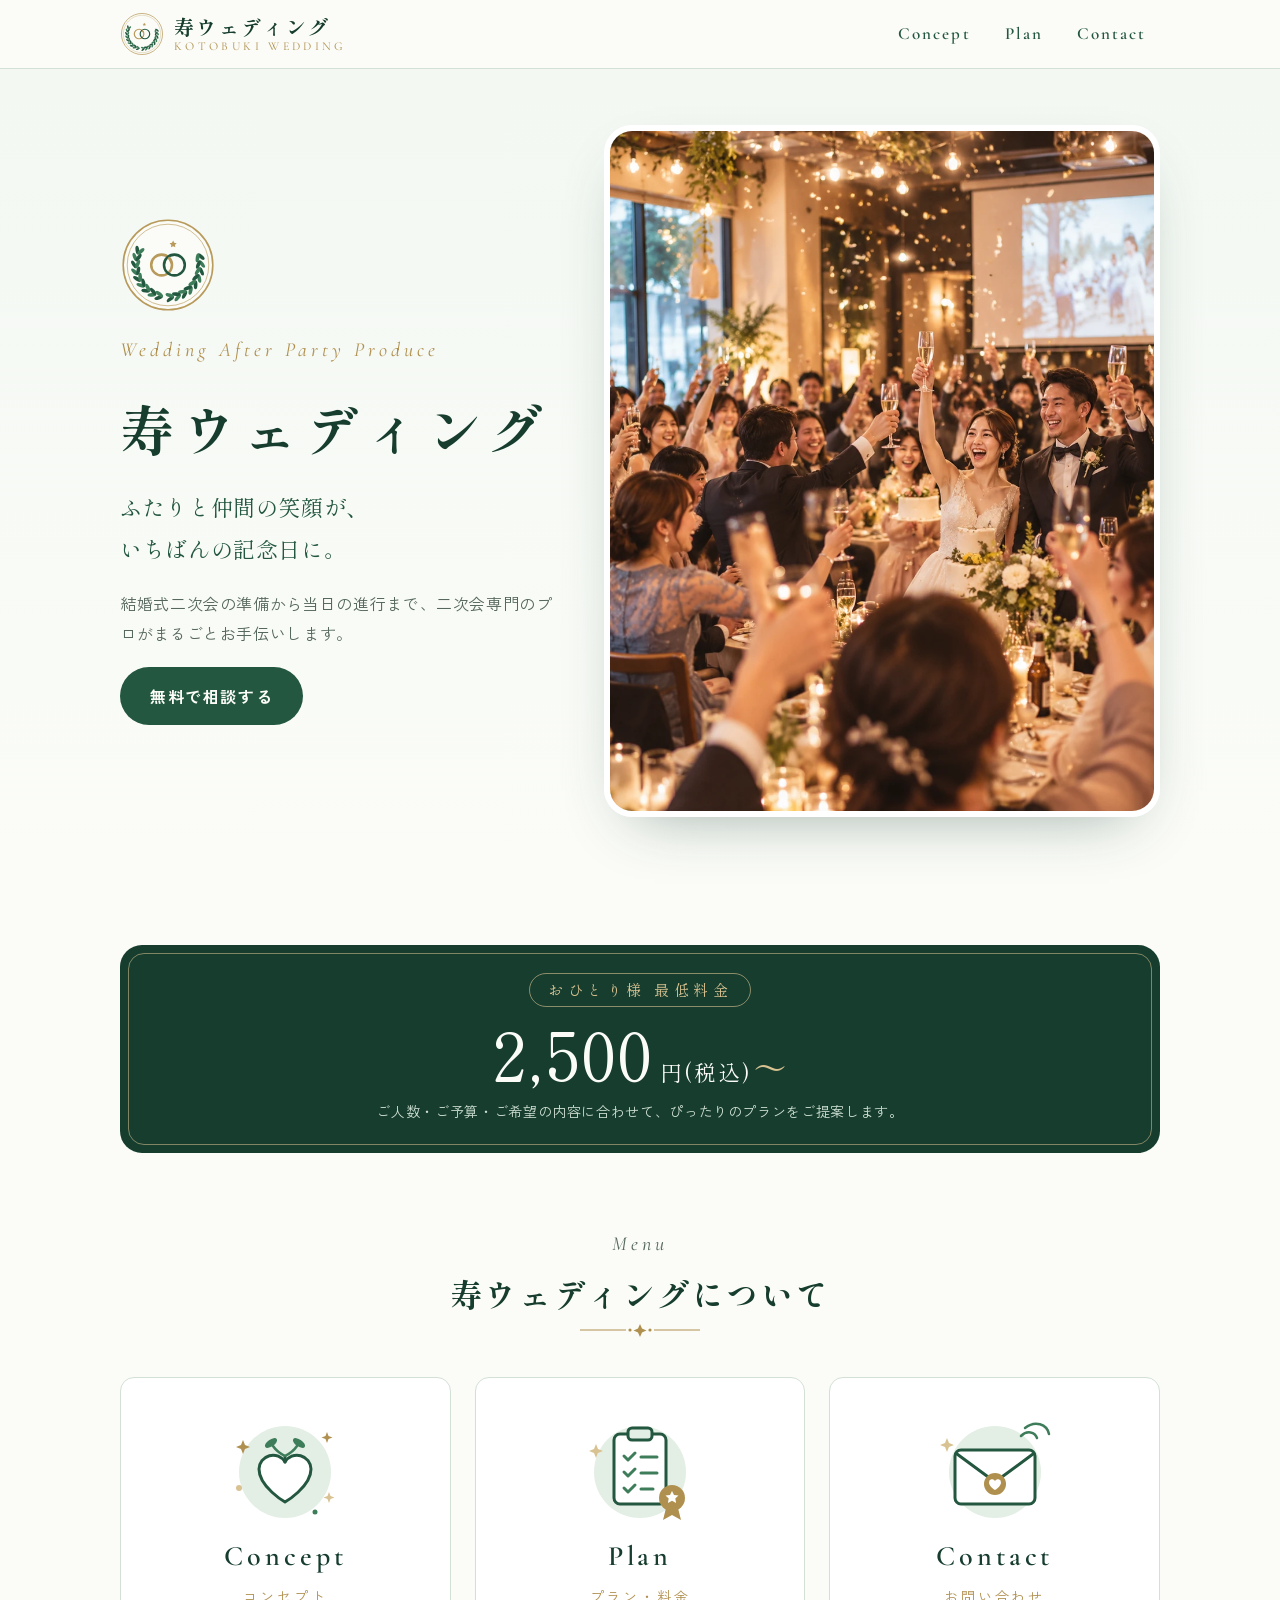
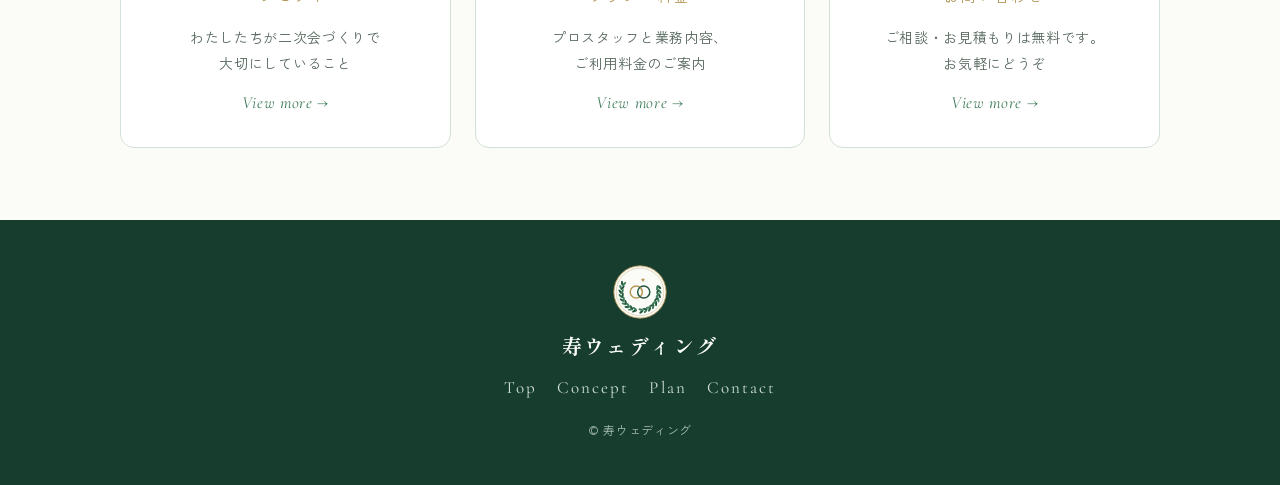
<file: index.html>
<!doctype html>
<html lang="ja">
<head>
<meta charset="utf-8">
<meta name="viewport" content="width=device-width, initial-scale=1, viewport-fit=cover">
<title>寿ウェディング</title>
<meta name="description" content="結婚式二次会の代行・プロデュースなら寿ウェディング。プロ司会者・ディレクターが会場手配から当日の進行までまるごとサポート。おひとり様あたり最低料金2,500円(税込)〜。">
<link rel="icon" href="images/logo.svg" type="image/svg+xml">
<link rel="preconnect" href="https://fonts.googleapis.com">
<link rel="preconnect" href="https://fonts.gstatic.com" crossorigin>
<link rel="stylesheet" href="https://fonts.googleapis.com/css2?family=Cormorant+Garamond:ital,wght@0,500;0,600;1,500&family=Shippori+Mincho+B1:wght@500;700&family=Zen+Kaku+Gothic+New:wght@400;700&display=swap">
<link rel="stylesheet" href="css/style.css">
</head>
<body>

<header class="site-header">
  <div class="wrap">
    <a class="brand" href="index.html" aria-label="寿ウェディング トップへ">
      <img src="images/logo.svg" alt="" width="44" height="44">
      <span class="brand-name"><b>寿ウェディング</b><small>KOTOBUKI WEDDING</small></span>
    </a>
    <nav class="nav" aria-label="メインメニュー">
      <a href="concept.html">Concept</a>
      <a href="plan.html">Plan</a>
      <a href="contact.html">Contact</a>
    </nav>
  </div>
</header>

<main>
  <section class="hero">
    <div class="wrap">
      <div class="hero-copy">
        <img class="logo-big rise" src="images/logo.svg" alt="" width="96" height="96">
        <p class="eyebrow rise d1">Wedding After Party Produce</p>
        <h1 class="rise d1">寿ウェディング</h1>
        <p class="tagline rise d2">ふたりと仲間の笑顔が、<br>いちばんの記念日に。</p>
        <p class="lead rise d3">結婚式二次会の準備から当日の進行まで、二次会専門のプロがまるごとお手伝いします。</p>
        <div class="rise d3"><a class="btn" href="contact.html">無料で相談する</a></div>
      </div>
      <figure class="hero-figure rise d2">
        <img src="images/hero.webp" alt="二次会パーティーで新郎新婦とゲストがグラスを掲げて乾杯している様子" width="941" height="1672" fetchpriority="high">
      </figure>
    </div>
  </section>

  <section class="section">
    <div class="wrap">
      <div class="price-pick">
        <span class="label">おひとり様 最低料金</span>
        <p class="amount" style="margin:0">2,500<small>円(税込)</small><span class="from">〜</span></p>
        <p class="note">ご人数・ご予算・ご希望の内容に合わせて、ぴったりのプランをご提案します。</p>
      </div>
    </div>
  </section>

  <section class="section" style="padding-top:0">
    <div class="wrap">
      <div class="section-head">
        <p class="eyebrow">Menu</p>
        <h2>寿ウェディングについて</h2>
        <img class="ornament" src="images/ornament.svg" alt="">
      </div>
      <div class="link-cards">
        <a class="link-card" href="concept.html">
          <img src="images/ill-concept.svg" alt="" width="140" height="120">
          <span class="en">Concept</span>
          <span class="ja">コンセプト</span>
          <p>わたしたちが二次会づくりで<br>大切にしていること</p>
          <span class="more">View more →</span>
        </a>
        <a class="link-card" href="plan.html">
          <img src="images/ill-plan.svg" alt="" width="140" height="120">
          <span class="en">Plan</span>
          <span class="ja">プラン・料金</span>
          <p>プロスタッフと業務内容、<br>ご利用料金のご案内</p>
          <span class="more">View more →</span>
        </a>
        <a class="link-card" href="contact.html">
          <img src="images/ill-contact.svg" alt="" width="140" height="120">
          <span class="en">Contact</span>
          <span class="ja">お問い合わせ</span>
          <p>ご相談・お見積もりは無料です。<br>お気軽にどうぞ</p>
          <span class="more">View more →</span>
        </a>
      </div>
    </div>
  </section>
</main>

<footer class="site-footer">
  <div class="wrap">
    <img src="images/logo.svg" alt="" width="56" height="56">
    <span class="brand-name"><b>寿ウェディング</b></span>
    <nav aria-label="フッターメニュー">
      <a href="index.html">Top</a><a href="concept.html">Concept</a><a href="plan.html">Plan</a><a href="contact.html">Contact</a>
    </nav>
    <small>&copy; 寿ウェディング</small>
  </div>
</footer>

</body>
</html>
</file>
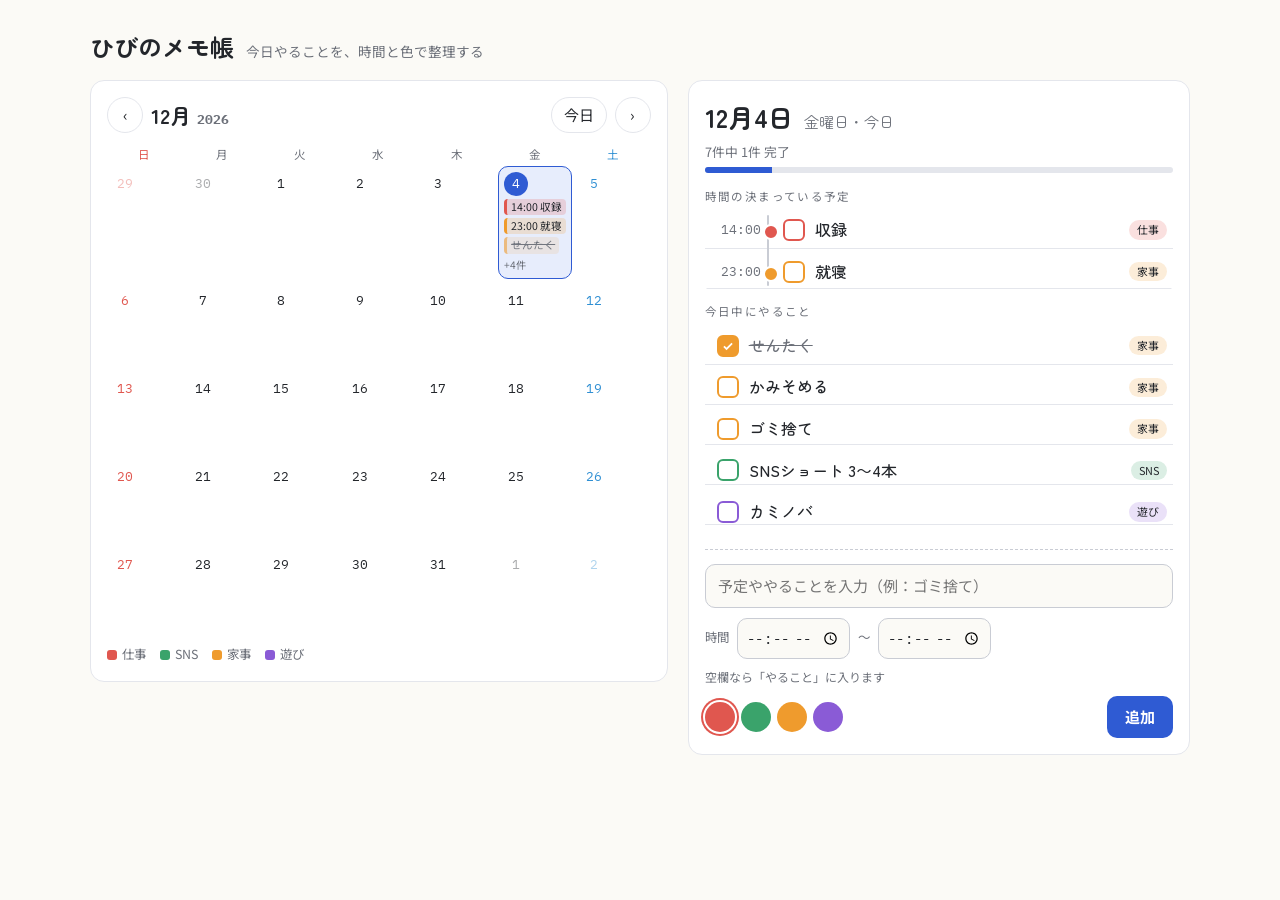
<file: todo/index.html>
<!doctype html><html lang="ja"><head><meta charset="utf-8"><meta name="viewport" content="width=device-width,initial-scale=1,viewport-fit=cover">
<title>ひびのメモ帳</title>
<meta name="claude:viewport-fit-sides" content="cover">
<link rel="preconnect" href="https://fonts.googleapis.com">
<link rel="preconnect" href="https://fonts.gstatic.com" crossorigin>
<link rel="stylesheet" href="https://fonts.googleapis.com/css2?family=Zen+Maru+Gothic:wght@500;700&family=Noto+Sans+JP:wght@400;500;700&family=IBM+Plex+Mono:wght@500&display=swap">
<style>
/* Layout: notebook page — month calendar on the left, the selected day as a ruled-paper timeline on the right; stacks on phones */
:root{
  --paper:#fbfaf6; --sheet:#ffffff; --ink:#23262b; --muted:#6c7079; --rule:#e4e6ec; --line:#c9ccd4;
  --accent:#2f5bd3; --accent-soft:#e7edfc; --today:#2f5bd3;
  --c0:#e0574f; --c1:#ef9b2d; --c2:#3aa36b; --c3:#2f8fd3; --c4:#8a5bd6; --c5:#d4549b; --c6:#7a8088;
  --f-display:"Zen Maru Gothic","Hiragino Maru Gothic ProN",system-ui,sans-serif;
  --f-body:"Noto Sans JP","Hiragino Sans","Yu Gothic",system-ui,sans-serif;
  --f-mono:"IBM Plex Mono",ui-monospace,Menlo,monospace;
}
@media (prefers-color-scheme: dark){:root:not([data-theme="light"]){
  --paper:#16181c; --sheet:#1e2126; --ink:#e9eaee; --muted:#9a9fa9; --rule:#2c3037; --line:#454a53;
  --accent:#7d9cff; --accent-soft:#25304d; --today:#7d9cff;
  --c0:#ef7a72; --c1:#f2b05a; --c2:#5cc08a; --c3:#5aaef0; --c4:#a888ea; --c5:#e57ab4; --c6:#9aa0a8;
  color-scheme:dark}}
:root[data-theme="dark"]{
  --paper:#16181c; --sheet:#1e2126; --ink:#e9eaee; --muted:#9a9fa9; --rule:#2c3037; --line:#454a53;
  --accent:#7d9cff; --accent-soft:#25304d; --today:#7d9cff;
  --c0:#ef7a72; --c1:#f2b05a; --c2:#5cc08a; --c3:#5aaef0; --c4:#a888ea; --c5:#e57ab4; --c6:#9aa0a8;
  color-scheme:dark}

*{box-sizing:border-box}
[hidden]{display:none!important}
body{background:var(--paper);color:var(--ink);font-family:var(--f-body);font-size:15px;line-height:1.6;
  padding-left:max(16px,env(safe-area-inset-left,0px));padding-right:max(16px,env(safe-area-inset-right,0px));padding-block:20px 40px}
button,input,select{font:inherit;color:inherit}
button{cursor:pointer}
:focus-visible{outline:2px solid var(--accent);outline-offset:2px}
.wrap{max-width:1100px;margin:0 auto;display:grid;gap:20px;grid-template-columns:minmax(0,1.15fr) minmax(0,1fr);align-items:start}
@media (max-width:820px){.wrap{grid-template-columns:minmax(0,1fr)}}
h1,h2{font-family:var(--f-display);font-weight:700;margin:0;text-wrap:balance}
.brand{max-width:1100px;margin:0 auto 14px;display:flex;align-items:baseline;gap:12px;flex-wrap:wrap}
.brand h1{font-size:1.5rem}
.brand p{margin:0;color:var(--muted);font-size:.85rem}

.card{background:var(--sheet);border:1px solid var(--rule);border-radius:14px;padding:16px}

/* calendar */
.cal-head{display:flex;align-items:center;gap:8px;margin-bottom:12px}
.cal-head h2{font-size:1.3rem;flex:1}
.cal-head h2 small{font-family:var(--f-mono);color:var(--muted);font-size:.8rem;margin-left:6px}
.iconbtn{border:1px solid var(--rule);background:var(--sheet);border-radius:999px;min-width:36px;height:36px;padding:0 12px;display:inline-flex;align-items:center;justify-content:center}
.iconbtn:hover{background:var(--accent-soft)}
.grid{display:grid;grid-template-columns:repeat(7,minmax(0,1fr));gap:4px}
.dow{font-size:.72rem;text-align:center;color:var(--muted);letter-spacing:.08em;padding-bottom:2px}
.dow.sun{color:var(--c0)} .dow.sat{color:var(--c3)}
.day{min-height:84px;border:1px solid transparent;border-radius:10px;background:transparent;text-align:left;padding:5px;display:flex;flex-direction:column;gap:3px;min-width:0}
.day:hover{background:var(--accent-soft)}
.day.out{opacity:.38}
.day.sel{border-color:var(--accent);background:var(--accent-soft)}
.day .n{font-family:var(--f-mono);font-size:.82rem;width:24px;height:24px;display:grid;place-items:center;border-radius:50%}
.day.sun .n{color:var(--c0)} .day.sat .n{color:var(--c3)}
.day.today .n{background:var(--today);color:var(--sheet)}
.chip{font-size:.66rem;line-height:1.35;border-radius:4px;padding:1px 4px;white-space:nowrap;overflow:hidden;text-overflow:ellipsis;color:var(--ink);background:color-mix(in srgb,var(--cc) 20%,transparent);border-left:3px solid var(--cc)}
.chip.done{text-decoration:line-through;opacity:.6}
.more{font-size:.64rem;color:var(--muted)}
.dots{display:none;gap:3px;flex-wrap:wrap}
.dots i{width:6px;height:6px;border-radius:50%;background:var(--cc)}
@media (max-width:560px){.day{min-height:56px;align-items:center}.chip,.more{display:none}.dots{display:flex;justify-content:center}}

.legend{display:flex;flex-wrap:wrap;gap:6px 14px;margin-top:14px;font-size:.78rem;color:var(--muted)}
.legend span{display:inline-flex;align-items:center;gap:5px}
.legend i{width:10px;height:10px;border-radius:3px;background:var(--cc)}

/* day page */
.dayhead{display:flex;align-items:baseline;gap:10px;flex-wrap:wrap;margin-bottom:4px}
.dayhead h2{font-size:1.6rem}
.dayhead .wd{font-family:var(--f-display);color:var(--muted)}
.progress{font-size:.8rem;color:var(--muted);margin-bottom:14px}
.bar{height:6px;border-radius:99px;background:var(--rule);overflow:hidden;margin-top:4px}
.bar b{display:block;height:100%;background:var(--accent);transition:width .3s}

.ruled{background-image:repeating-linear-gradient(to bottom,transparent 0 39px,var(--rule) 39px 40px);border-radius:8px}
.sec-label{font-size:.72rem;letter-spacing:.12em;color:var(--muted);margin:10px 0 4px}
.timeline{position:relative;padding-left:72px}
.timeline::before{content:"";position:absolute;left:62px;top:6px;bottom:6px;width:2px;background:var(--line);border-radius:2px}
.empty{color:var(--muted);font-size:.85rem;padding:8px 0}
.item{position:relative;display:flex;align-items:center;gap:10px;min-height:40px;padding:4px 6px;border-radius:8px}
.item:hover{background:color-mix(in srgb,var(--cc) 10%,transparent)}
.item .t{position:absolute;left:-72px;width:56px;text-align:right;font-family:var(--f-mono);font-size:.82rem;color:var(--muted);top:50%;transform:translateY(-50%);line-height:1.2}
.item .t small{display:block;font-size:.68rem}
.timeline .item::before{content:"";position:absolute;left:-14px;top:50%;width:12px;height:12px;margin-top:-6px;border-radius:50%;background:var(--cc);border:2px solid var(--sheet)}
.check{flex:none;width:22px;height:22px;border-radius:6px;border:2px solid var(--cc);background:transparent;display:grid;place-items:center;padding:0}
.check svg{width:14px;height:14px;stroke:var(--sheet);stroke-width:3;fill:none;opacity:0}
.item.done .check{background:var(--cc)} .item.done .check svg{opacity:1}
.item .title{flex:1;min-width:0;border:0;background:none;text-align:left;padding:4px 0;font-size:1rem;overflow-wrap:anywhere;font-family:var(--f-display);font-weight:500}
.item.done .title{text-decoration:line-through;color:var(--muted)}
.carry{flex:none;font-size:.68rem;padding:1px 8px;border-radius:99px;border:1px dashed var(--line);color:var(--muted);white-space:nowrap}
.carried-note{font-size:.8rem;color:var(--muted);background:var(--accent-soft);border-radius:8px;padding:6px 10px;margin-bottom:10px}
.tag{flex:none;font-size:.68rem;padding:1px 8px;border-radius:99px;background:color-mix(in srgb,var(--cc) 18%,transparent);color:var(--ink)}
.todo{padding-left:6px}

/* form */
form.add{margin-top:16px;border-top:1px dashed var(--line);padding-top:14px;display:grid;gap:10px}
.row{display:flex;gap:8px;flex-wrap:wrap;align-items:center}
.row > *{min-width:0}
input[type=text]{flex:1 1 200px;border:1px solid var(--line);border-radius:10px;padding:9px 12px;background:var(--paper)}
input[type=time]{border:1px solid var(--line);border-radius:10px;padding:7px 8px;background:var(--paper);font-family:var(--f-mono);font-size:.9rem}
.lbl{font-size:.78rem;color:var(--muted)}
.swatches{display:flex;gap:6px;flex-wrap:wrap}
.sw{width:30px;height:30px;border-radius:50%;border:2px solid transparent;background:var(--cc);padding:0;position:relative}
.sw[aria-pressed="true"]{box-shadow:0 0 0 2px var(--sheet),0 0 0 4px var(--cc)}
.primary{border:0;background:var(--accent);color:var(--sheet);border-radius:10px;padding:9px 18px;font-weight:700}
.ghost{border:1px solid var(--line);background:transparent;border-radius:10px;padding:8px 14px}
.danger{border:1px solid var(--c0);color:var(--c0);background:transparent;border-radius:10px;padding:8px 14px}
.hint{font-size:.75rem;color:var(--muted)}

/* edit sheet */
.scrim{position:fixed;inset:0;background:color-mix(in srgb,#000 40%,transparent);display:grid;place-items:center;padding:16px;z-index:20}
.sheet{background:var(--sheet);border-radius:16px;padding:18px;width:min(440px,100%);display:grid;gap:12px;border:1px solid var(--rule)}
.sheet h3{margin:0;font-family:var(--f-display)}
.sheet .actions{display:flex;gap:8px;justify-content:space-between;flex-wrap:wrap}
@media (prefers-reduced-motion:reduce){*{transition:none!important}}
</style>

</head><body>
<header class="brand">
  <h1>ひびのメモ帳</h1>
  <p>今日やることを、時間と色で整理する</p>
</header>

<main class="wrap">
  <section class="card" aria-label="カレンダー">
    <div class="cal-head">
      <button class="iconbtn" id="prev" aria-label="前の月">‹</button>
      <h2 id="monthLabel"></h2>
      <button class="iconbtn" id="todayBtn">今日</button>
      <button class="iconbtn" id="next" aria-label="次の月">›</button>
    </div>
    <div class="grid" id="dows"></div>
    <div class="grid" id="days"></div>
    <div class="legend" id="legend"></div>
  </section>

  <section class="card" aria-label="選んだ日の予定">
    <div class="dayhead"><h2 id="dayLabel"></h2><span class="wd" id="dayWd"></span></div>
    <div class="progress"><span id="progText"></span><div class="bar"><b id="progBar" style="width:0"></b></div></div>

    <div class="sec-label">時間の決まっている予定</div>
    <div class="timeline ruled" id="timeline"></div>

    <div class="sec-label">今日中にやること</div>
    <div class="todo ruled" id="todo"></div>

    <form class="add" id="addForm" autocomplete="off">
      <div class="row">
        <input type="text" id="addTitle" placeholder="予定ややることを入力（例：ゴミ捨て）" aria-label="予定の名前" required>
      </div>
      <div class="row">
        <span class="lbl">時間</span>
        <input type="time" id="addStart" aria-label="開始時刻">
        <span class="lbl">〜</span>
        <input type="time" id="addEnd" aria-label="終了時刻">
        <span class="hint">空欄なら「やること」に入ります</span>
      </div>
      <div class="row">
        <div class="swatches" id="addSw" role="group" aria-label="色"></div>
        <button class="primary" type="submit" style="margin-left:auto">追加</button>
      </div>
    </form>
  </section>
</main>

<div class="scrim" id="editScrim" hidden>
  <form class="sheet" id="editForm" autocomplete="off">
    <h3>予定を編集</h3>
    <input type="text" id="editTitle" aria-label="予定の名前" required>
    <div class="row">
      <span class="lbl">日付</span><input type="date" id="editDate" aria-label="日付" style="border:1px solid var(--line);border-radius:10px;padding:7px 8px;background:var(--paper)">
    </div>
    <div class="row">
      <span class="lbl">時間</span>
      <input type="time" id="editStart" aria-label="開始時刻"><span class="lbl">〜</span><input type="time" id="editEnd" aria-label="終了時刻">
    </div>
    <div class="swatches" id="editSw" role="group" aria-label="色"></div>
    <div class="actions">
      <button type="button" class="danger" id="delBtn">削除</button>
      <span style="display:flex;gap:8px">
        <button type="button" class="ghost" id="cancelBtn">やめる</button>
        <button type="submit" class="primary">保存</button>
      </span>
    </div>
  </form>
</div>

<script>
(function(){
  const COLORS = [
    {name:'仕事', v:'--c0'}, {name:'SNS', v:'--c2'}, {name:'家事', v:'--c1'}, {name:'遊び', v:'--c4'}
  ];
  const WD = ['日','月','火','水','木','金','土'];
  const KEY = 'hibi-memo-v2';
  const pad = n => String(n).padStart(2,'0');
  const ymd = d => d.getFullYear()+'-'+pad(d.getMonth()+1)+'-'+pad(d.getDate());
  const parse = s => { const [y,m,d] = s.split('-').map(Number); return new Date(y,m-1,d); };
  const cidx = i => (i>=0 && i<COLORS.length) ? i : 0;
  const cvar = i => 'var('+COLORS[cidx(i)].v+')';
  const uid = () => Date.now().toString(36)+Math.random().toString(36).slice(2,7);

  let today = new Date();
  let items = load();
  let carriedNow = carryOver();
  let selected = ymd(today);
  let viewY = today.getFullYear(), viewM = today.getMonth();
  let addColor = 0, editColor = 0, editingId = null;

  function load(){
    try{
      const raw = localStorage.getItem(KEY);
      if(raw) return JSON.parse(raw);
    }catch(e){}
    // 初回だけ表示する見本（ノートのメモをもとにした例）
    const t = ymd(new Date());
    return [
      {id:uid(), date:t, title:'収録', start:'14:00', end:'', color:0, done:false},
      {id:uid(), date:t, title:'就寝', start:'23:00', end:'', color:2, done:false},
      {id:uid(), date:t, title:'せんたく', start:'', end:'', color:2, done:true},
      {id:uid(), date:t, title:'かみそめる', start:'', end:'', color:2, done:false},
      {id:uid(), date:t, title:'ゴミ捨て', start:'', end:'', color:2, done:false},
      {id:uid(), date:t, title:'SNSショート 3〜4本', start:'', end:'', color:1, done:false},
      {id:uid(), date:t, title:'カミノバ', start:'', end:'', color:3, done:false}
    ];
  }
  function save(){ try{ localStorage.setItem(KEY, JSON.stringify(items)); }catch(e){} }

  // 自動繰り越し：前の日までに終わっていない「やること」（時間なし）を今日へ移す
  function carryOver(){
    const t = ymd(today); let n = 0;
    items.forEach(i=>{
      if(!i.done && !i.start && i.date < t){
        if(!i.from) i.from = i.date;
        i.date = t; n++;
      }
    });
    if(n) save();
    return n;
  }
  const dayDiff = (a,b) => Math.round((parse(b)-parse(a))/86400000);
  function carryLabel(i){
    if(!i.from) return '';
    const f = parse(i.from), d = dayDiff(i.from, i.date);
    if(d <= 0) return '';
    return `<span class="carry" title="${f.getMonth()+1}/${f.getDate()}から繰り越し">繰り越し${d}日目</span>`;
  }

  const byDate = d => items.filter(i => i.date === d);
  const sortTimed = arr => arr.slice().sort((a,b)=> a.start.localeCompare(b.start));

  // ---- swatches
  function buildSwatches(el, get, set){
    el.innerHTML = '';
    COLORS.forEach((c,i)=>{
      const b = document.createElement('button');
      b.type='button'; b.className='sw'; b.style.setProperty('--cc', cvar(i));
      b.title=c.name; b.setAttribute('aria-label', c.name);
      b.setAttribute('aria-pressed', String(get()===i));
      b.onclick = ()=>{ set(i); [...el.children].forEach((x,j)=>x.setAttribute('aria-pressed', String(j===i))); };
      el.appendChild(b);
    });
  }

  // ---- calendar
  function renderCalendar(){
    document.getElementById('monthLabel').innerHTML = (viewM+1)+'月<small>'+viewY+'</small>';
    const dows = document.getElementById('dows');
    dows.innerHTML = WD.map((w,i)=>`<div class="dow ${i===0?'sun':i===6?'sat':''}">${w}</div>`).join('');
    const first = new Date(viewY, viewM, 1);
    const start = new Date(viewY, viewM, 1 - first.getDay());
    const days = document.getElementById('days');
    days.innerHTML = '';
    const weeks = Math.ceil((first.getDay() + new Date(viewY, viewM+1, 0).getDate())/7);
    for(let k=0;k<weeks*7;k++){
      const d = new Date(start.getFullYear(), start.getMonth(), start.getDate()+k);
      const key = ymd(d);
      const list = sortTimed(byDate(key).filter(i=>i.start)).concat(byDate(key).filter(i=>!i.start));
      const b = document.createElement('button');
      b.className = 'day' + (d.getMonth()!==viewM?' out':'') + (key===ymd(today)?' today':'') + (key===selected?' sel':'') + (d.getDay()===0?' sun':d.getDay()===6?' sat':'');
      b.setAttribute('aria-label', (d.getMonth()+1)+'月'+d.getDate()+'日 予定'+list.length+'件');
      let html = `<span class="n">${d.getDate()}</span>`;
      list.slice(0,3).forEach(i=>{ html += `<span class="chip ${i.done?'done':''}" style="--cc:${cvar(i.color)}">${i.start?i.start+' ':''}${esc(i.title)}</span>`; });
      if(list.length>3) html += `<span class="more">+${list.length-3}件</span>`;
      html += `<span class="dots">${list.slice(0,6).map(i=>`<i style="--cc:${cvar(i.color)}"></i>`).join('')}</span>`;
      b.innerHTML = html;
      b.onclick = ()=>{ selected = key; if(d.getMonth()!==viewM){ viewY=d.getFullYear(); viewM=d.getMonth(); } render(); };
      days.appendChild(b);
    }
    document.getElementById('legend').innerHTML = COLORS.map((c,i)=>`<span><i style="--cc:${cvar(i)}"></i>${c.name}</span>`).join('');
  }

  // ---- day view
  const CHECK = '<svg viewBox="0 0 24 24"><path d="M5 12.5l4.5 4.5L19 7.5"/></svg>';
  function itemEl(i, timed){
    const row = document.createElement('div');
    row.className = 'item' + (i.done?' done':'');
    row.style.setProperty('--cc', cvar(i.color));
    row.innerHTML =
      (timed ? `<span class="t">${i.start}${i.end?'<small>〜'+i.end+'</small>':''}</span>` : '') +
      `<button class="check" aria-label="${i.done?'未完了に戻す':'完了にする'}">${CHECK}</button>` +
      `<button class="title" title="タップで編集">${esc(i.title)}</button>` +
      carryLabel(i) +
      `<span class="tag">${COLORS[cidx(i.color)].name}</span>`;
    row.querySelector('.check').onclick = ()=>{ i.done = !i.done; save(); render(); };
    row.querySelector('.title').onclick = ()=> openEdit(i.id);
    return row;
  }
  function renderDay(){
    const d = parse(selected);
    document.getElementById('dayLabel').textContent = (d.getMonth()+1)+'月'+d.getDate()+'日';
    document.getElementById('dayWd').textContent = WD[d.getDay()]+'曜日' + (selected===ymd(today)?'・今日':'');
    const list = byDate(selected);
    const timed = sortTimed(list.filter(i=>i.start));
    const todo = list.filter(i=>!i.start);
    const tl = document.getElementById('timeline'), td = document.getElementById('todo');
    tl.innerHTML=''; td.innerHTML='';
    if(!timed.length) tl.innerHTML = '<div class="empty">時間を入れて追加すると、ここに時系列で並びます</div>';
    timed.forEach(i=>tl.appendChild(itemEl(i,true)));
    if(carriedNow && selected===ymd(today)){
      const note = document.createElement('div'); note.className='carried-note';
      note.textContent = `前の日に終わらなかったやることを${carriedNow}件、今日に繰り越しました`;
      td.appendChild(note);
    }
    if(!todo.length) td.innerHTML = '<div class="empty">時間を空欄にして追加すると、ここに入ります</div>';
    todo.forEach(i=>td.appendChild(itemEl(i,false)));
    const done = list.filter(i=>i.done).length;
    document.getElementById('progText').textContent = list.length ? `${list.length}件中 ${done}件 完了` : 'まだ予定がありません';
    document.getElementById('progBar').style.width = list.length ? (done/list.length*100)+'%' : '0';
  }

  function render(){ renderCalendar(); renderDay(); }

  // ---- add
  buildSwatches(document.getElementById('addSw'), ()=>addColor, i=>addColor=i);
  document.getElementById('addForm').addEventListener('submit', e=>{
    e.preventDefault();
    const t = document.getElementById('addTitle');
    if(!t.value.trim()) return;
    items.push({id:uid(), date:selected, title:t.value.trim(),
      start:document.getElementById('addStart').value, end:document.getElementById('addEnd').value,
      color:addColor, done:false});
    t.value=''; document.getElementById('addStart').value=''; document.getElementById('addEnd').value='';
    save(); render(); t.focus();
  });

  // ---- edit
  const scrim = document.getElementById('editScrim');
  function openEdit(id){
    const i = items.find(x=>x.id===id); if(!i) return;
    editingId = id; editColor = cidx(i.color);
    document.getElementById('editTitle').value = i.title;
    document.getElementById('editDate').value = i.date;
    document.getElementById('editStart').value = i.start;
    document.getElementById('editEnd').value = i.end;
    document.getElementById('delBtn').textContent = '削除';
    buildSwatches(document.getElementById('editSw'), ()=>editColor, c=>editColor=c);
    scrim.hidden = false;
    document.getElementById('editTitle').focus();
  }
  function closeEdit(){ scrim.hidden = true; editingId = null; }
  document.getElementById('editForm').addEventListener('submit', e=>{
    e.preventDefault();
    const i = items.find(x=>x.id===editingId); if(!i) return closeEdit();
    i.title = document.getElementById('editTitle').value.trim() || i.title;
    i.date = document.getElementById('editDate').value || i.date;
    i.start = document.getElementById('editStart').value;
    i.end = document.getElementById('editEnd').value;
    i.color = editColor;
    save(); closeEdit(); render();
  });
  document.getElementById('delBtn').onclick = e=>{
    // 2回押しで削除（確認ダイアログの代わり）
    if(e.target.textContent !== '本当に削除'){ e.target.textContent = '本当に削除'; return; }
    items = items.filter(x=>x.id!==editingId); save(); closeEdit(); render();
  };
  document.getElementById('cancelBtn').onclick = closeEdit;
  scrim.addEventListener('click', e=>{ if(e.target===scrim) closeEdit(); });
  document.addEventListener('keydown', e=>{ if(e.key==='Escape' && !scrim.hidden) closeEdit(); });

  // ---- month nav
  document.getElementById('prev').onclick = ()=>{ viewM--; if(viewM<0){viewM=11;viewY--;} render(); };
  document.getElementById('next').onclick = ()=>{ viewM++; if(viewM>11){viewM=0;viewY++;} render(); };
  document.getElementById('todayBtn').onclick = ()=>{ viewY=today.getFullYear(); viewM=today.getMonth(); selected=ymd(today); render(); };

  function esc(s){ return String(s).replace(/[&<>"']/g, c=>({'&':'&amp;','<':'&lt;','>':'&gt;','"':'&quot;',"'":'&#39;'}[c])); }

  // 開いたまま日付が変わったときも繰り越す
  function checkNewDay(){
    const now = new Date();
    if(ymd(now) === ymd(today)) return;
    const wasToday = selected === ymd(today);
    today = now;
    carriedNow = carryOver();
    if(wasToday){ selected = ymd(today); viewY = today.getFullYear(); viewM = today.getMonth(); }
    render();
  }
  document.addEventListener('visibilitychange', ()=>{ if(!document.hidden) checkNewDay(); });
  window.addEventListener('focus', checkNewDay);
  setInterval(checkNewDay, 60000);

  render();
})();
</script>
</body></html>
</file>
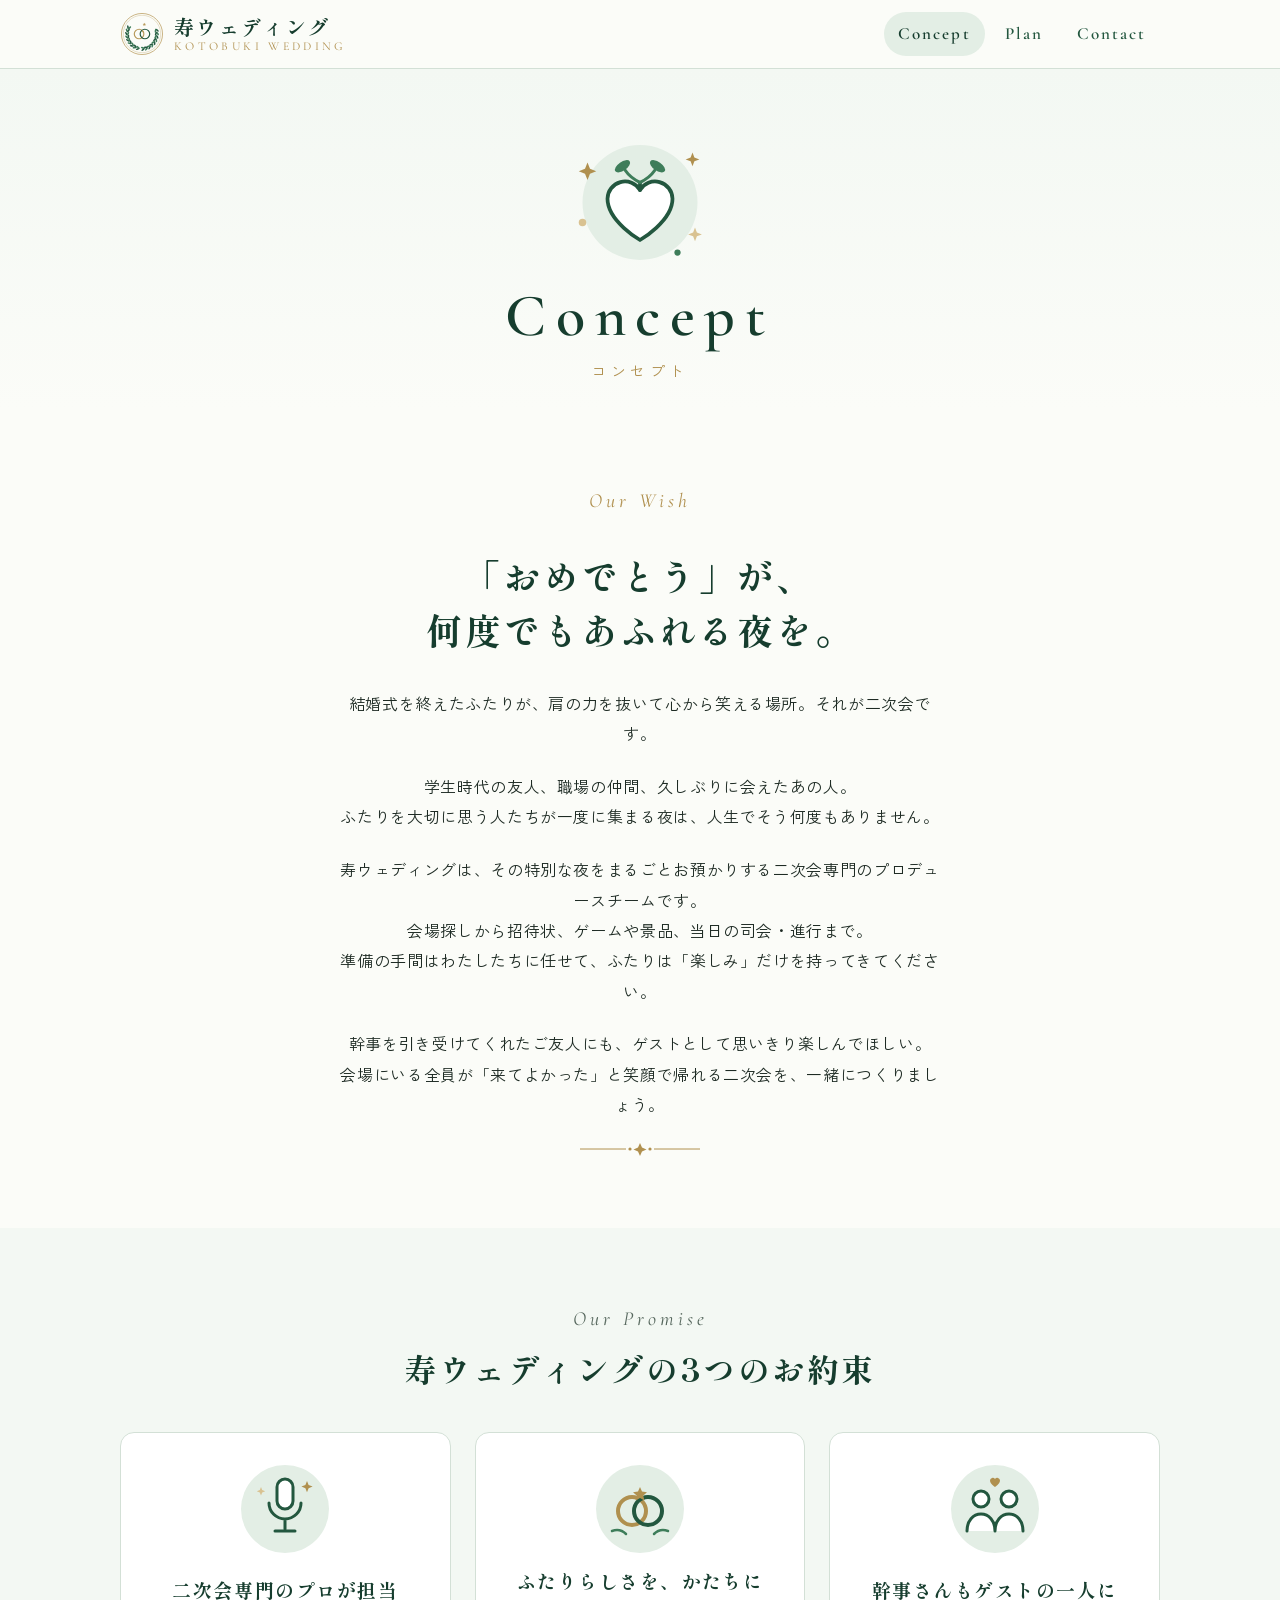
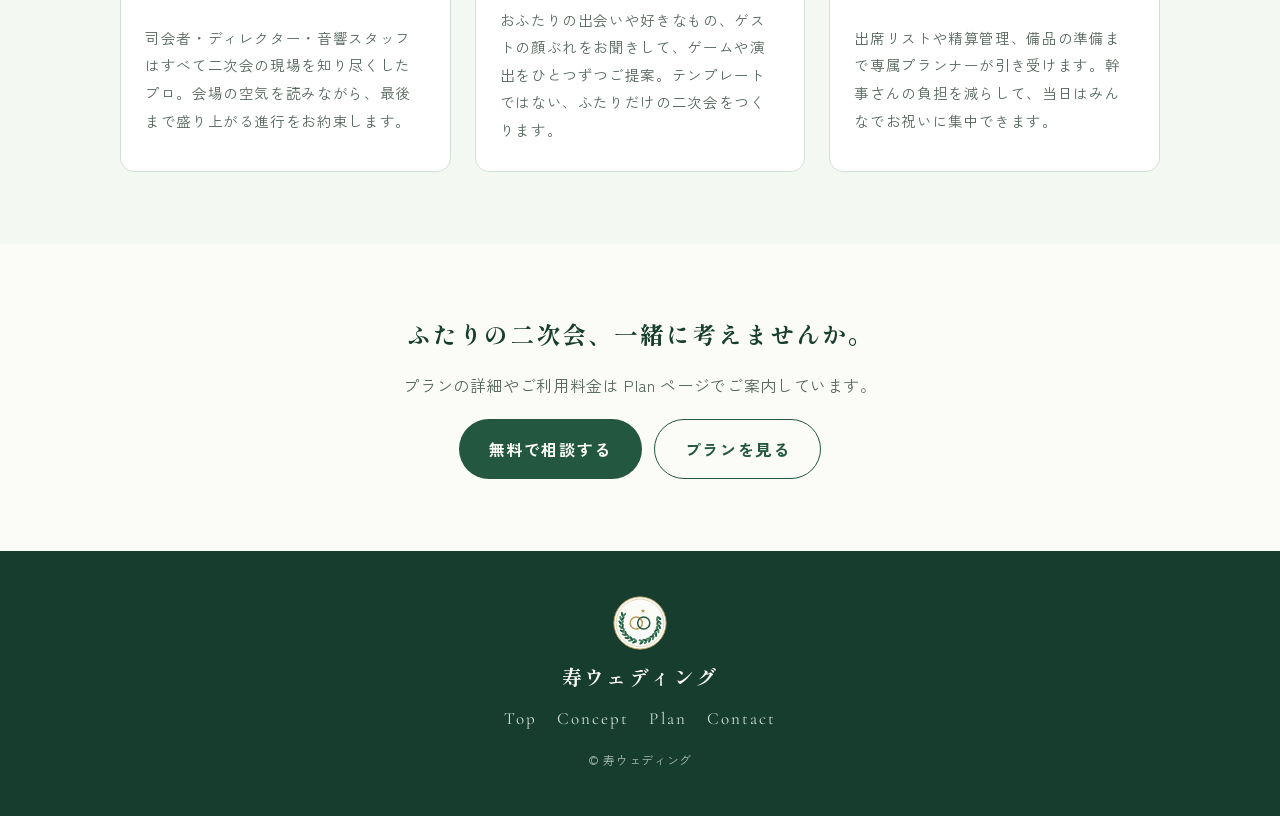
<file: concept.html>
<!doctype html>
<html lang="ja">
<head>
<meta charset="utf-8">
<meta name="viewport" content="width=device-width, initial-scale=1, viewport-fit=cover">
<title>コンセプト｜寿ウェディング</title>
<meta name="description" content="寿ウェディングが結婚式二次会づくりで大切にしていること。">
<link rel="icon" href="images/logo.svg" type="image/svg+xml">
<link rel="preconnect" href="https://fonts.googleapis.com">
<link rel="preconnect" href="https://fonts.gstatic.com" crossorigin>
<link rel="stylesheet" href="https://fonts.googleapis.com/css2?family=Cormorant+Garamond:ital,wght@0,500;0,600;1,500&family=Shippori+Mincho+B1:wght@500;700&family=Zen+Kaku+Gothic+New:wght@400;700&display=swap">
<link rel="stylesheet" href="css/style.css">
</head>
<body>

<header class="site-header">
  <div class="wrap">
    <a class="brand" href="index.html" aria-label="寿ウェディング トップへ">
      <img src="images/logo.svg" alt="" width="44" height="44">
      <span class="brand-name"><b>寿ウェディング</b><small>KOTOBUKI WEDDING</small></span>
    </a>
    <nav class="nav" aria-label="メインメニュー">
      <a href="concept.html" aria-current="page">Concept</a>
      <a href="plan.html">Plan</a>
      <a href="contact.html">Contact</a>
    </nav>
  </div>
</header>

<main>
  <section class="page-hero">
    <div class="wrap">
      <img class="rise" src="images/ill-concept.svg" alt="" width="180" height="150">
      <h1 class="rise d1">Concept</h1>
      <p class="ja rise d2">コンセプト</p>
    </div>
  </section>

  <section class="section">
    <div class="wrap concept-copy">
      <p class="eyebrow">Our Wish</p>
      <h2>「おめでとう」が、<br>何度でもあふれる夜を。</h2>
      <p>結婚式を終えたふたりが、肩の力を抜いて心から笑える場所。それが二次会です。</p>
      <p>学生時代の友人、職場の仲間、久しぶりに会えたあの人。<br>ふたりを大切に思う人たちが一度に集まる夜は、人生でそう何度もありません。</p>
      <p>寿ウェディングは、その特別な夜をまるごとお預かりする二次会専門のプロデュースチームです。<br>会場探しから招待状、ゲームや景品、当日の司会・進行まで。<br>準備の手間はわたしたちに任せて、ふたりは「楽しみ」だけを持ってきてください。</p>
      <p>幹事を引き受けてくれたご友人にも、ゲストとして思いきり楽しんでほしい。<br>会場にいる全員が「来てよかった」と笑顔で帰れる二次会を、一緒につくりましょう。</p>
      <img class="ornament" src="images/ornament.svg" alt="" style="margin:16px auto 0">
    </div>
  </section>

  <section class="section alt-bg">
    <div class="wrap">
      <div class="section-head">
        <p class="eyebrow">Our Promise</p>
        <h2>寿ウェディングの3つのお約束</h2>
      </div>
      <div class="values">
        <div class="value">
          <img src="images/val-pro.svg" alt="" width="96" height="96">
          <h3>二次会専門のプロが担当</h3>
          <p>司会者・ディレクター・音響スタッフはすべて二次会の現場を知り尽くしたプロ。会場の空気を読みながら、最後まで盛り上がる進行をお約束します。</p>
        </div>
        <div class="value">
          <img src="images/val-original.svg" alt="" width="96" height="96">
          <h3>ふたりらしさを、かたちに</h3>
          <p>おふたりの出会いや好きなもの、ゲストの顔ぶれをお聞きして、ゲームや演出をひとつずつご提案。テンプレートではない、ふたりだけの二次会をつくります。</p>
        </div>
        <div class="value">
          <img src="images/val-together.svg" alt="" width="96" height="96">
          <h3>幹事さんもゲストの一人に</h3>
          <p>出席リストや精算管理、備品の準備まで専属プランナーが引き受けます。幹事さんの負担を減らして、当日はみんなでお祝いに集中できます。</p>
        </div>
      </div>
    </div>
  </section>

  <section class="section">
    <div class="wrap cta">
      <h2 style="margin:0">ふたりの二次会、一緒に考えませんか。</h2>
      <p>プランの詳細やご利用料金は Plan ページでご案内しています。</p>
      <div style="display:flex;gap:12px;flex-wrap:wrap;justify-content:center">
        <a class="btn" href="contact.html">無料で相談する</a>
        <a class="btn ghost" href="plan.html">プランを見る</a>
      </div>
    </div>
  </section>
</main>

<footer class="site-footer">
  <div class="wrap">
    <img src="images/logo.svg" alt="" width="56" height="56">
    <span class="brand-name"><b>寿ウェディング</b></span>
    <nav aria-label="フッターメニュー">
      <a href="index.html">Top</a><a href="concept.html">Concept</a><a href="plan.html">Plan</a><a href="contact.html">Contact</a>
    </nav>
    <small>&copy; 寿ウェディング</small>
  </div>
</footer>

</body>
</html>
</file>
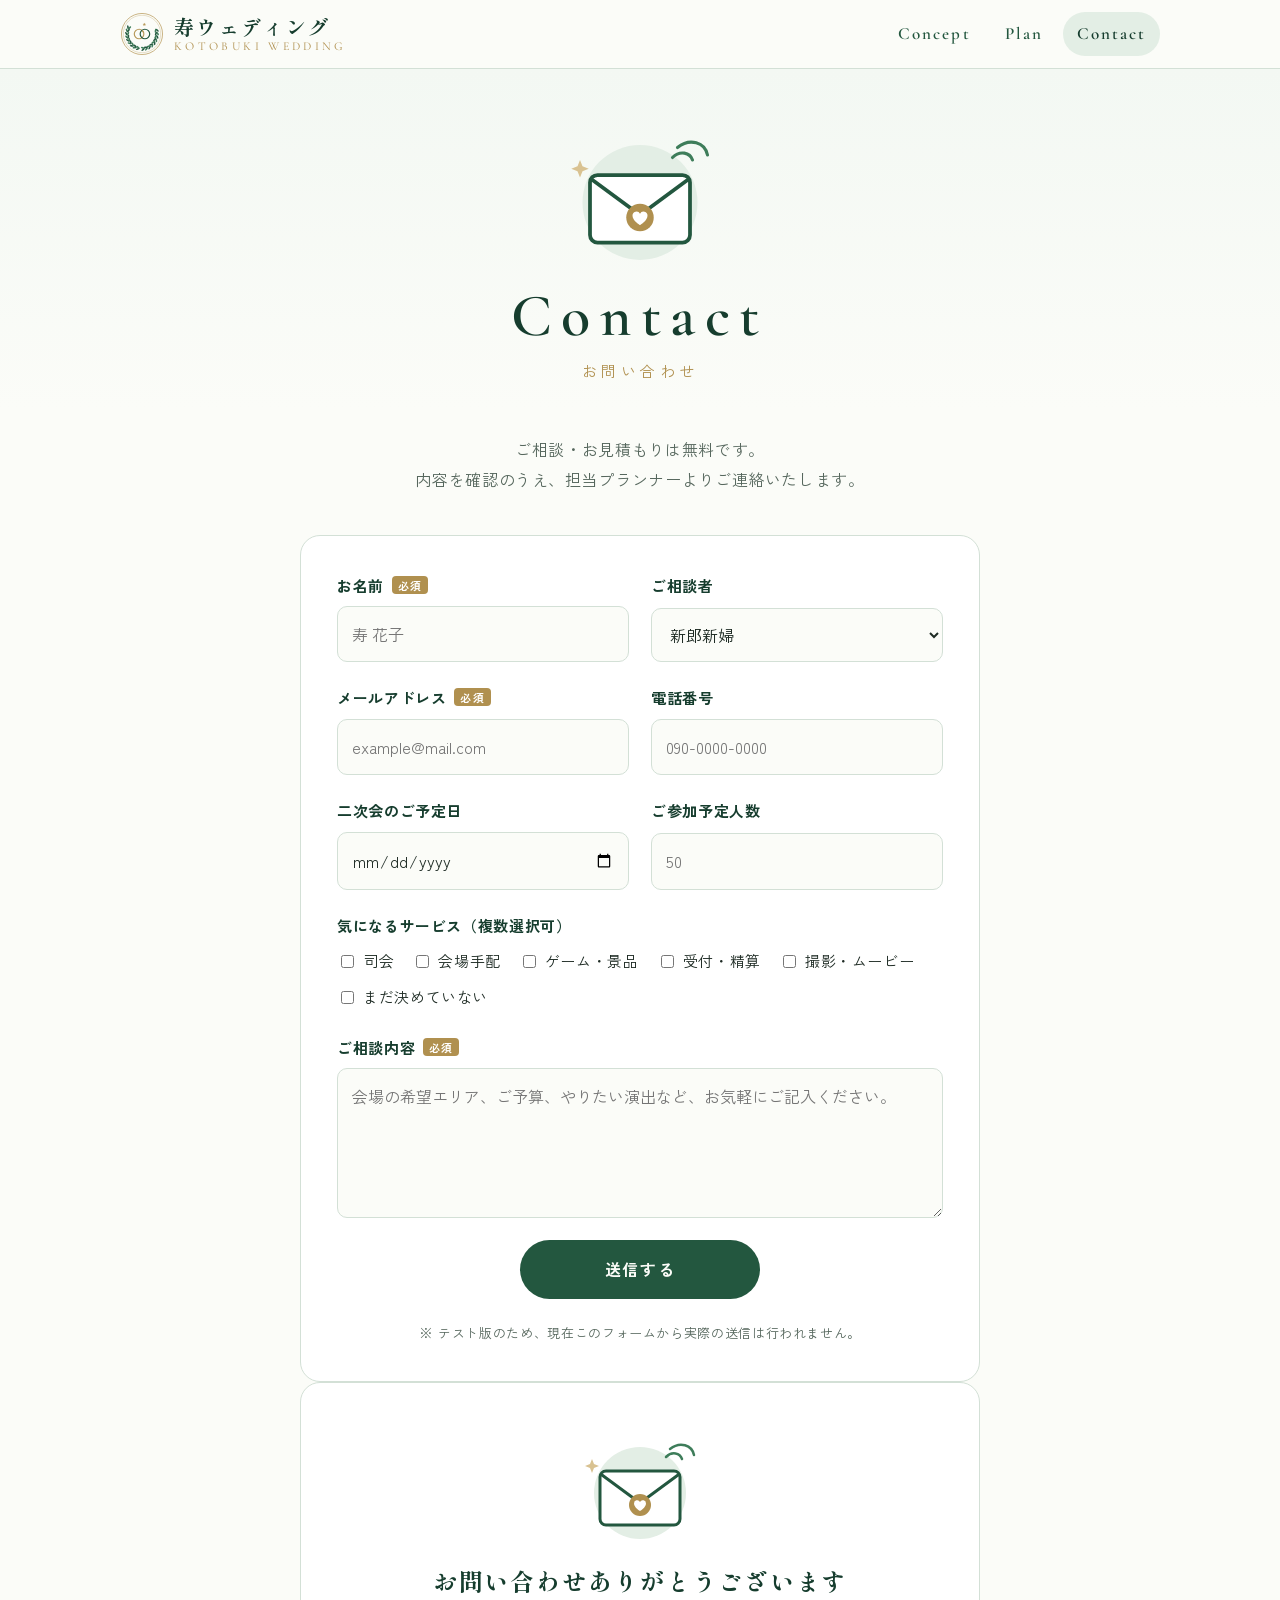
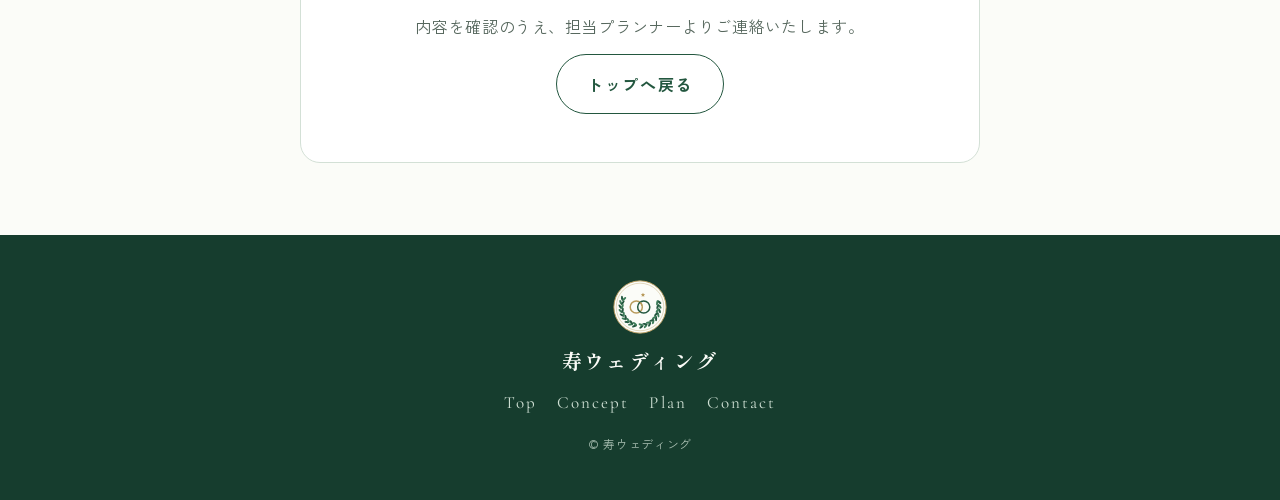
<file: contact.html>
<!doctype html>
<html lang="ja">
<head>
<meta charset="utf-8">
<meta name="viewport" content="width=device-width, initial-scale=1, viewport-fit=cover">
<title>お問い合わせ｜寿ウェディング</title>
<meta name="description" content="寿ウェディングへのご相談・お見積もりのお問い合わせ。">
<link rel="icon" href="images/logo.svg" type="image/svg+xml">
<link rel="preconnect" href="https://fonts.googleapis.com">
<link rel="preconnect" href="https://fonts.gstatic.com" crossorigin>
<link rel="stylesheet" href="https://fonts.googleapis.com/css2?family=Cormorant+Garamond:ital,wght@0,500;0,600;1,500&family=Shippori+Mincho+B1:wght@500;700&family=Zen+Kaku+Gothic+New:wght@400;700&display=swap">
<link rel="stylesheet" href="css/style.css">
</head>
<body>

<header class="site-header">
  <div class="wrap">
    <a class="brand" href="index.html" aria-label="寿ウェディング トップへ">
      <img src="images/logo.svg" alt="" width="44" height="44">
      <span class="brand-name"><b>寿ウェディング</b><small>KOTOBUKI WEDDING</small></span>
    </a>
    <nav class="nav" aria-label="メインメニュー">
      <a href="concept.html">Concept</a>
      <a href="plan.html">Plan</a>
      <a href="contact.html" aria-current="page">Contact</a>
    </nav>
  </div>
</header>

<main>
  <section class="page-hero">
    <div class="wrap">
      <img class="rise" src="images/ill-contact.svg" alt="" width="180" height="150">
      <h1 class="rise d1">Contact</h1>
      <p class="ja rise d2">お問い合わせ</p>
    </div>
  </section>

  <section class="section" style="padding-top:24px">
    <div class="wrap">
      <div class="section-head">
        <p>ご相談・お見積もりは無料です。<br>内容を確認のうえ、担当プランナーよりご連絡いたします。</p>
      </div>
      <form class="form" id="contact-form" novalidate>
        <div class="field-row">
          <div class="field">
            <label for="f-name">お名前<span class="req">必須</span></label>
            <input id="f-name" name="name" type="text" autocomplete="name" placeholder="寿 花子" required>
          </div>
          <div class="field">
            <label for="f-role">ご相談者</label>
            <select id="f-role" name="role">
              <option>新郎新婦</option>
              <option>幹事</option>
              <option>その他</option>
            </select>
          </div>
        </div>
        <div class="field-row">
          <div class="field">
            <label for="f-email">メールアドレス<span class="req">必須</span></label>
            <input id="f-email" name="email" type="email" autocomplete="email" placeholder="example@mail.com" required>
          </div>
          <div class="field">
            <label for="f-tel">電話番号</label>
            <input id="f-tel" name="tel" type="tel" autocomplete="tel" placeholder="090-0000-0000">
          </div>
        </div>
        <div class="field-row">
          <div class="field">
            <label for="f-date">二次会のご予定日</label>
            <input id="f-date" name="date" type="date">
          </div>
          <div class="field">
            <label for="f-guests">ご参加予定人数</label>
            <input id="f-guests" name="guests" type="number" min="1" inputmode="numeric" placeholder="50">
          </div>
        </div>
        <fieldset class="field" style="border:0;padding:0;margin:0">
          <legend style="font-weight:700;font-size:15px;color:var(--green-900);padding:0;margin-bottom:6px">気になるサービス（複数選択可）</legend>
          <div class="checks">
            <label><input id="f-s1" type="checkbox" name="service" value="司会"> 司会</label>
            <label><input id="f-s2" type="checkbox" name="service" value="会場手配"> 会場手配</label>
            <label><input id="f-s3" type="checkbox" name="service" value="ゲーム・景品"> ゲーム・景品</label>
            <label><input id="f-s4" type="checkbox" name="service" value="受付・精算"> 受付・精算</label>
            <label><input id="f-s5" type="checkbox" name="service" value="撮影・ムービー"> 撮影・ムービー</label>
            <label><input id="f-s6" type="checkbox" name="service" value="まだ決めていない"> まだ決めていない</label>
          </div>
        </fieldset>
        <div class="field">
          <label for="f-msg">ご相談内容<span class="req">必須</span></label>
          <textarea id="f-msg" name="message" placeholder="会場の希望エリア、ご予算、やりたい演出など、お気軽にご記入ください。" required></textarea>
        </div>
        <p class="form-note" id="form-error" role="alert" hidden style="color:#A3402F">必須項目をご入力ください。</p>
        <button class="btn" type="submit">送信する</button>
        <p class="form-note">※ テスト版のため、現在このフォームから実際の送信は行われません。</p>
      </form>
      <div class="thanks" id="thanks" hidden>
        <img src="images/ill-contact.svg" alt="" width="140" height="120">
        <h2>お問い合わせありがとうございます</h2>
        <p>内容を確認のうえ、担当プランナーよりご連絡いたします。</p>
        <a class="btn ghost" href="index.html">トップへ戻る</a>
      </div>
    </div>
  </section>
  <script src="js/contact.js"></script>
</main>

<footer class="site-footer">
  <div class="wrap">
    <img src="images/logo.svg" alt="" width="56" height="56">
    <span class="brand-name"><b>寿ウェディング</b></span>
    <nav aria-label="フッターメニュー">
      <a href="index.html">Top</a><a href="concept.html">Concept</a><a href="plan.html">Plan</a><a href="contact.html">Contact</a>
    </nav>
    <small>&copy; 寿ウェディング</small>
  </div>
</footer>

</body>
</html>
</file>
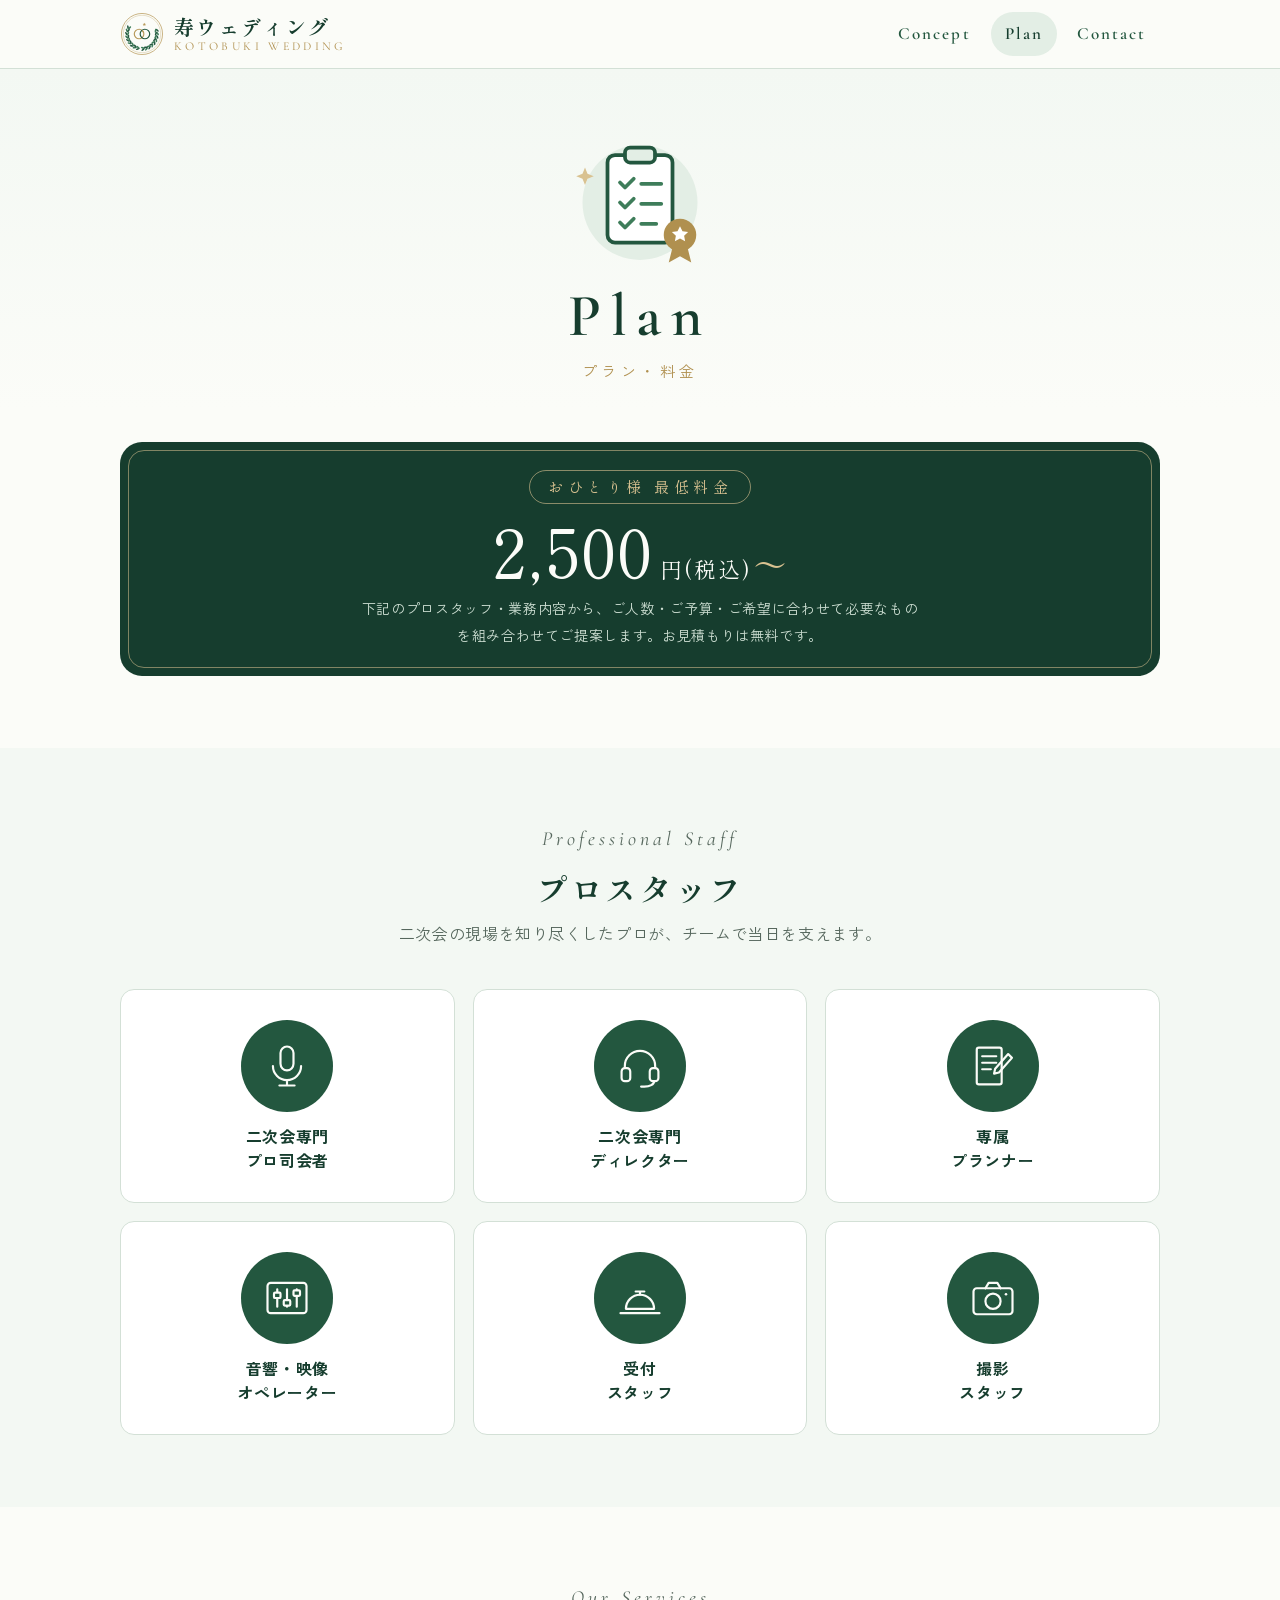
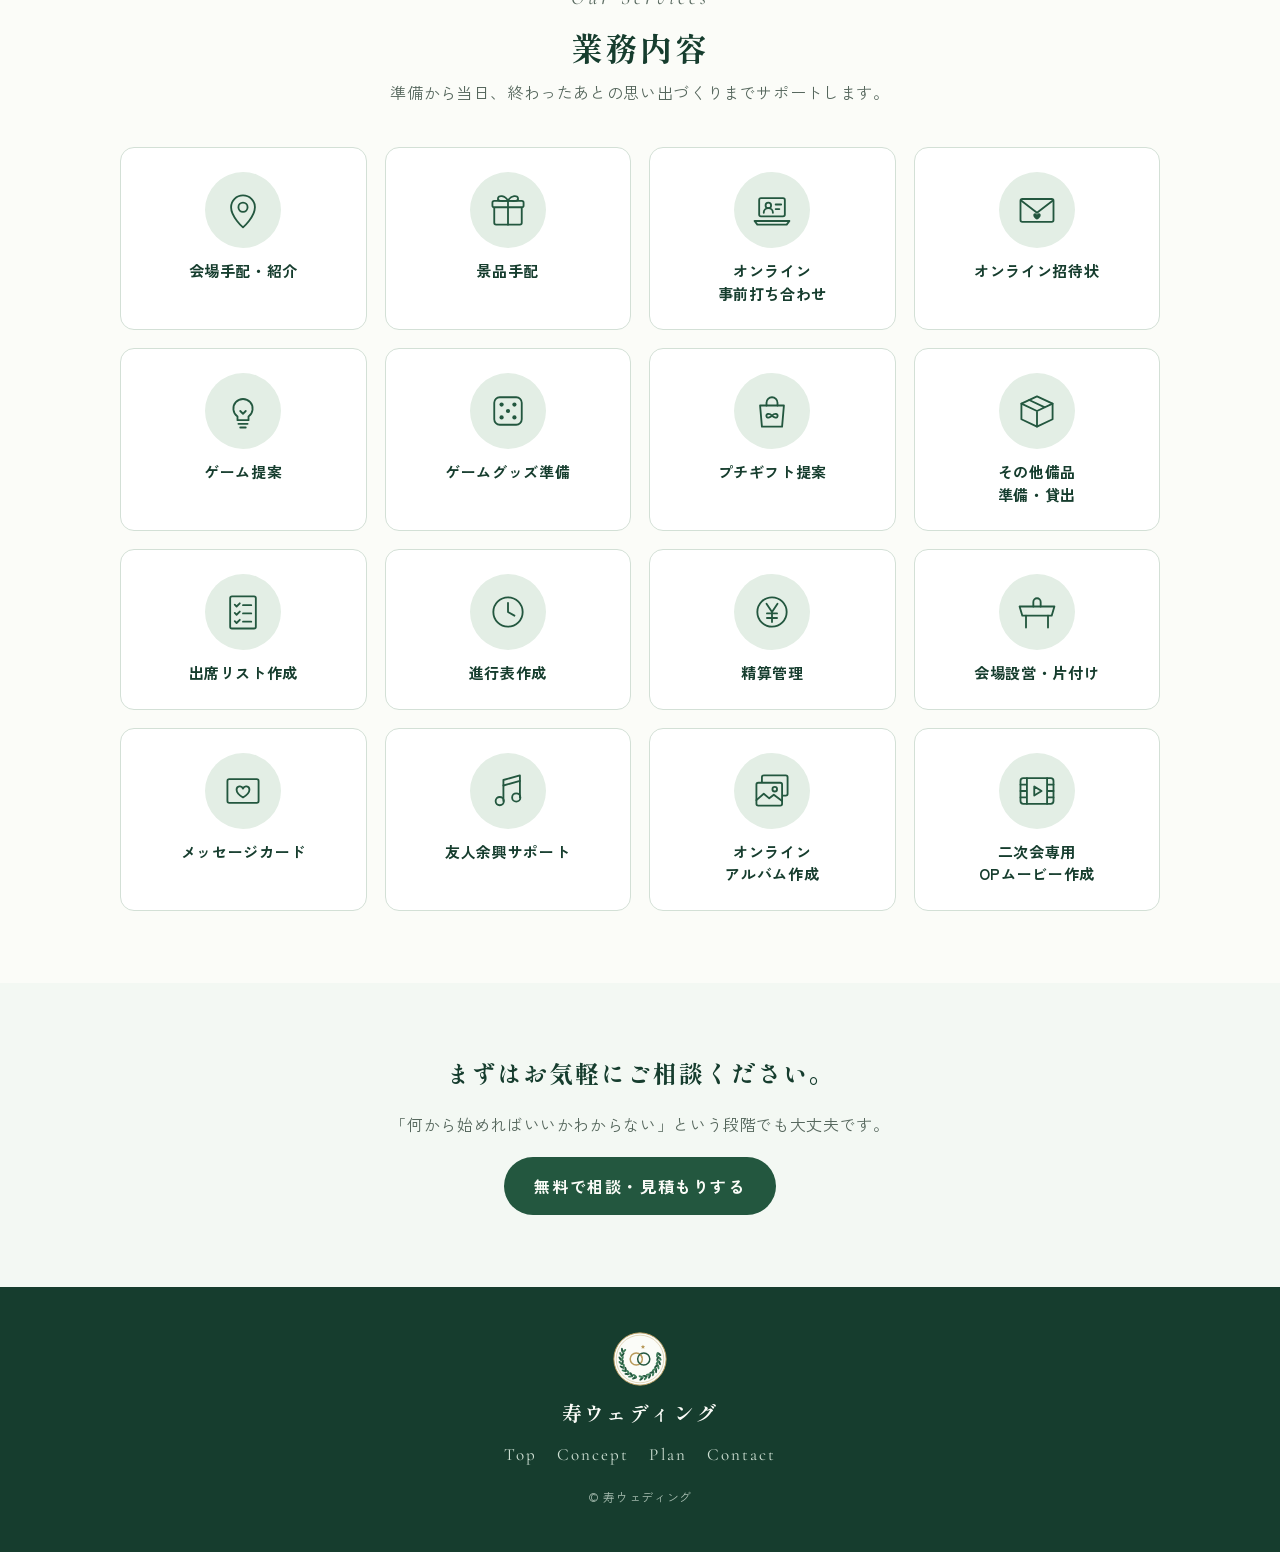
<file: plan.html>
<!doctype html>
<html lang="ja">
<head>
<meta charset="utf-8">
<meta name="viewport" content="width=device-width, initial-scale=1, viewport-fit=cover">
<title>プラン・料金｜寿ウェディング</title>
<meta name="description" content="寿ウェディングのプロスタッフと業務内容、ご利用料金のご案内。おひとり様あたり最低料金2,500円(税込)〜。">
<link rel="icon" href="images/logo.svg" type="image/svg+xml">
<link rel="preconnect" href="https://fonts.googleapis.com">
<link rel="preconnect" href="https://fonts.gstatic.com" crossorigin>
<link rel="stylesheet" href="https://fonts.googleapis.com/css2?family=Cormorant+Garamond:ital,wght@0,500;0,600;1,500&family=Shippori+Mincho+B1:wght@500;700&family=Zen+Kaku+Gothic+New:wght@400;700&display=swap">
<link rel="stylesheet" href="css/style.css">
</head>
<body>

<header class="site-header">
  <div class="wrap">
    <a class="brand" href="index.html" aria-label="寿ウェディング トップへ">
      <img src="images/logo.svg" alt="" width="44" height="44">
      <span class="brand-name"><b>寿ウェディング</b><small>KOTOBUKI WEDDING</small></span>
    </a>
    <nav class="nav" aria-label="メインメニュー">
      <a href="concept.html">Concept</a>
      <a href="plan.html" aria-current="page">Plan</a>
      <a href="contact.html">Contact</a>
    </nav>
  </div>
</header>

<main>
  <section class="page-hero">
    <div class="wrap">
      <img class="rise" src="images/ill-plan.svg" alt="" width="180" height="150">
      <h1 class="rise d1">Plan</h1>
      <p class="ja rise d2">プラン・料金</p>
    </div>
  </section>

  <section class="section" style="padding-top:32px">
    <div class="wrap">
      <div class="price-pick">
        <span class="label">おひとり様 最低料金</span>
        <p class="amount" style="margin:0">2,500<small>円(税込)</small><span class="from">〜</span></p>
        <p class="note">下記のプロスタッフ・業務内容から、ご人数・ご予算・ご希望に合わせて必要なものを組み合わせてご提案します。お見積もりは無料です。</p>
      </div>
    </div>
  </section>

  <section class="section alt-bg">
    <div class="wrap">
      <div class="section-head">
        <p class="eyebrow">Professional Staff</p>
        <h2>プロスタッフ</h2>
        <p>二次会の現場を知り尽くしたプロが、チームで当日を支えます。</p>
      </div>
      <ul class="icon-grid staff">
        <li class="icon-item"><span class="ic"><svg viewBox="0 0 48 48" aria-hidden="true"><rect x="18" y="6" width="12" height="22" rx="6" class="paper"/><path d="M11 24a13 13 0 0 0 26 0M24 37v5M17 42h14"/></svg></span><b>二次会専門<br>プロ司会者</b></li><li class="icon-item"><span class="ic"><svg viewBox="0 0 48 48" aria-hidden="true"><path d="M10 28v-4a14 14 0 0 1 28 0v4"/><rect x="7" y="26" width="8" height="12" rx="3" class="paper"/><rect x="33" y="26" width="8" height="12" rx="3" class="paper"/><path d="M37 38c0 3-4 5-9 5h-3"/></svg></span><b>二次会専門<br>ディレクター</b></li><li class="icon-item"><span class="ic"><svg viewBox="0 0 48 48" aria-hidden="true"><rect x="9" y="7" width="23" height="34" rx="2" class="paper"/><path d="M14 15h13M14 21h13M14 27h8"/><path d="M38 13l3.5 3.5-12 13.5-4.5 1 1-4.5z"/></svg></span><b>専属<br>プランナー</b></li><li class="icon-item"><span class="ic"><svg viewBox="0 0 48 48" aria-hidden="true"><rect x="6" y="10" width="36" height="28" rx="3"/><path d="M15 16v16M24 16v16M33 16v16"/><rect x="12" y="19" width="6" height="5" rx="1" class="paper"/><rect x="21" y="26" width="6" height="5" rx="1" class="paper"/><rect x="30" y="17" width="6" height="5" rx="1" class="paper"/></svg></span><b>音響・映像<br>オペレーター</b></li><li class="icon-item"><span class="ic"><svg viewBox="0 0 48 48" aria-hidden="true"><path d="M11 34a13 13 0 0 1 26 0z" class="paper"/><path d="M24 21v-3M20 18h8M6 38h36"/></svg></span><b>受付<br>スタッフ</b></li><li class="icon-item"><span class="ic"><svg viewBox="0 0 48 48" aria-hidden="true"><rect x="6" y="15" width="36" height="24" rx="3"/><path d="M17 15l3-5h8l3 5"/><circle cx="24" cy="27" r="7" class="paper"/><circle cx="36" cy="20.5" r="1.2" class="solid"/></svg></span><b>撮影<br>スタッフ</b></li>
      </ul>
    </div>
  </section>

  <section class="section">
    <div class="wrap">
      <div class="section-head">
        <p class="eyebrow">Our Services</p>
        <h2>業務内容</h2>
        <p>準備から当日、終わったあとの思い出づくりまでサポートします。</p>
      </div>
      <ul class="icon-grid service">
        <li class="icon-item"><span class="ic"><svg viewBox="0 0 48 48" aria-hidden="true"><path d="M24 43s-13-11.5-13-22a13 13 0 0 1 26 0c0 10.5-13 22-13 22z"/><circle cx="24" cy="21" r="5"/></svg></span><b>会場手配・紹介</b></li><li class="icon-item"><span class="ic"><svg viewBox="0 0 48 48" aria-hidden="true"><rect x="9" y="20" width="30" height="20" rx="2"/><rect x="7" y="14" width="34" height="7" rx="2" class="paper"/><path d="M24 14v26M24 14c-3-6-11-7-11-2 0 3 6 2 11 2zM24 14c3-6 11-7 11-2 0 3-6 2-11 2z"/></svg></span><b>景品手配</b></li><li class="icon-item"><span class="ic"><svg viewBox="0 0 48 48" aria-hidden="true"><rect x="10" y="11" width="28" height="20" rx="2"/><path d="M5 36h38l-3 4H8z"/><circle cx="20" cy="19" r="3"/><path d="M15 27a5 5 0 0 1 10 0M28 18h6M28 23h4"/></svg></span><b>オンライン<br>事前打ち合わせ</b></li><li class="icon-item"><span class="ic"><svg viewBox="0 0 48 48" aria-hidden="true"><rect x="6" y="12" width="36" height="25" rx="2"/><path d="M7 14l17 13 17-13"/><path d="M24 34.5s-4-2.3-4-4.6a2 2 0 0 1 4-.8 2 2 0 0 1 4 .8c0 2.3-4 4.6-4 4.6z" class="solid"/></svg></span><b>オンライン招待状</b></li><li class="icon-item"><span class="ic"><svg viewBox="0 0 48 48" aria-hidden="true"><path d="M18 30a10.5 10.5 0 1 1 12 0v4H18z"/><path d="M19 38h10M21 42h6M21 24l3 3 3-3"/></svg></span><b>ゲーム提案</b></li><li class="icon-item"><span class="ic"><svg viewBox="0 0 48 48" aria-hidden="true"><rect x="9" y="9" width="30" height="30" rx="6"/><circle cx="17" cy="17" r="2.3" class="solid"/><circle cx="31" cy="31" r="2.3" class="solid"/><circle cx="24" cy="24" r="2.3" class="solid"/><circle cx="31" cy="17" r="2.3" class="solid"/><circle cx="17" cy="31" r="2.3" class="solid"/></svg></span><b>ゲームグッズ準備</b></li><li class="icon-item"><span class="ic"><svg viewBox="0 0 48 48" aria-hidden="true"><path d="M11 18h26l-2 23H13z"/><path d="M18 18v-3a6 6 0 0 1 12 0v3"/><path d="M24 29c-3-3-7-2-6 1s5 0 6-1zm0 0c3-3 7-2 6 1s-5 0-6-1z"/></svg></span><b>プチギフト提案</b></li><li class="icon-item"><span class="ic"><svg viewBox="0 0 48 48" aria-hidden="true"><path d="M7 16l17-8 17 8v17l-17 8-17-8z"/><path d="M7 16l17 8 17-8M24 24v17M15.5 12l17 8"/></svg></span><b>その他備品<br>準備・貸出</b></li><li class="icon-item"><span class="ic"><svg viewBox="0 0 48 48" aria-hidden="true"><rect x="10" y="7" width="28" height="35" rx="2"/><path d="M15 16l2 2 3.5-3.5M24 16.5h9M15 25l2 2 3.5-3.5M24 25.5h9M15 34l2 2 3.5-3.5M24 34.5h9"/></svg></span><b>出席リスト作成</b></li><li class="icon-item"><span class="ic"><svg viewBox="0 0 48 48" aria-hidden="true"><circle cx="24" cy="24" r="16"/><path d="M24 14v10l7 4"/></svg></span><b>進行表作成</b></li><li class="icon-item"><span class="ic"><svg viewBox="0 0 48 48" aria-hidden="true"><circle cx="24" cy="24" r="16"/><path d="M18 15l6 9 6-9M24 24v11M18.5 25.5h11M18.5 30.5h11"/></svg></span><b>精算管理</b></li><li class="icon-item"><span class="ic"><svg viewBox="0 0 48 48" aria-hidden="true"><path d="M5 18h38l-3 10H8z"/><path d="M12 28v13M36 28v13"/><path d="M20 18v-5a4 4 0 0 1 8 0v5"/></svg></span><b>会場設営・片付け</b></li><li class="icon-item"><span class="ic"><svg viewBox="0 0 48 48" aria-hidden="true"><rect x="7" y="11" width="34" height="26" rx="2"/><path d="M24 31s-7-4.2-7-8.4a3.6 3.6 0 0 1 7-1.2 3.6 3.6 0 0 1 7 1.2C31 26.8 24 31 24 31z"/></svg></span><b>メッセージカード</b></li><li class="icon-item"><span class="ic"><svg viewBox="0 0 48 48" aria-hidden="true"><path d="M19 35V12l18-5v24"/><path d="M19 18l18-5"/><circle cx="15" cy="35" r="4.5"/><circle cx="33" cy="31" r="4.5"/></svg></span><b>友人余興サポート</b></li><li class="icon-item"><span class="ic"><svg viewBox="0 0 48 48" aria-hidden="true"><rect x="13" y="7" width="28" height="22" rx="2"/><rect x="7" y="15" width="28" height="25" rx="2" class="paper"/><path d="M7 34l8-7 6 5 5-4 9 7"/><circle cx="27" cy="22" r="2.5"/></svg></span><b>オンライン<br>アルバム作成</b></li><li class="icon-item"><span class="ic"><svg viewBox="0 0 48 48" aria-hidden="true"><rect x="6" y="10" width="36" height="28" rx="3"/><path d="M13 10v28M35 10v28M6 17h7M6 24h7M6 31h7M35 17h7M35 24h7M35 31h7"/><path d="M21 19v10l8-5z"/></svg></span><b>二次会専用<br>OPムービー作成</b></li>
      </ul>
    </div>
  </section>

  <section class="section alt-bg">
    <div class="wrap cta">
      <h2 style="margin:0">まずはお気軽にご相談ください。</h2>
      <p>「何から始めればいいかわからない」という段階でも大丈夫です。</p>
      <a class="btn" href="contact.html">無料で相談・見積もりする</a>
    </div>
  </section>
</main>

<footer class="site-footer">
  <div class="wrap">
    <img src="images/logo.svg" alt="" width="56" height="56">
    <span class="brand-name"><b>寿ウェディング</b></span>
    <nav aria-label="フッターメニュー">
      <a href="index.html">Top</a><a href="concept.html">Concept</a><a href="plan.html">Plan</a><a href="contact.html">Contact</a>
    </nav>
    <small>&copy; 寿ウェディング</small>
  </div>
</footer>

</body>
</html>
</file>
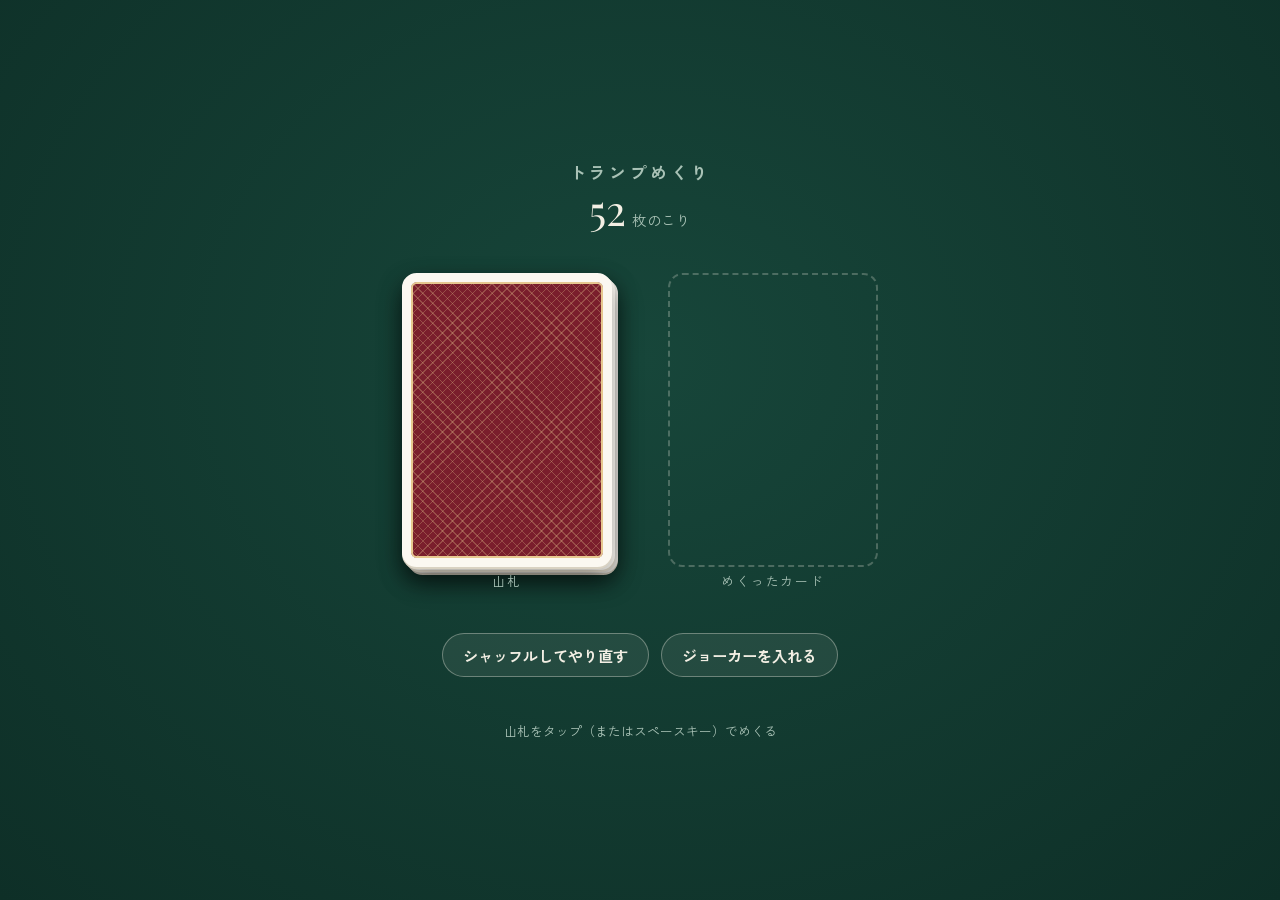
<file: trump.html>
<!doctype html>
<html lang="ja"><head><meta charset="utf-8"><meta name="viewport" content="width=device-width, initial-scale=1, viewport-fit=cover">
<style>body{margin:0}[hidden]{display:none!important}</style>
<title>トランプめくり</title>
<meta name="claude:viewport-fit-sides" content="cover">
<link rel="preconnect" href="https://fonts.googleapis.com">
<link rel="stylesheet" href="https://fonts.googleapis.com/css2?family=Zen+Kaku+Gothic+New:wght@500;700&family=Playfair+Display:wght@700&display=swap">
<style>
/* Layout: one-screen card table — deck on the left, face-up pile on the right, counter above. Single dark felt look by choice. */
:root {
  --felt: #17463a;
  --felt-deep: #0e2f27;
  --ink: #f3efe4;
  --muted: #a9c2b6;
  --card: #fbf8f1;
  --card-edge: #d9d2c2;
  --red: #c0283b;
  --black: #1d1f24;
  --back: #7a1e2c;
  --back-line: #e6c88f;
  --f-ui: "Zen Kaku Gothic New", "Hiragino Sans", "Yu Gothic", system-ui, sans-serif;
  --f-rank: "Playfair Display", Georgia, "Times New Roman", serif;
  --cw: min(38vw, 210px, 30vh);
  color-scheme: dark;
}
html, body { height: 100%; }
body {
  background: radial-gradient(ellipse at 50% 40%, var(--felt) 0%, var(--felt-deep) 100%);
  background-color: var(--felt-deep);
  color: var(--ink);
  font-family: var(--f-ui);
  padding-left: max(16px, env(safe-area-inset-left, 0px));
  padding-right: max(16px, env(safe-area-inset-right, 0px));
  box-sizing: border-box;
  overflow: hidden;
  -webkit-tap-highlight-color: transparent;
  user-select: none;
}
.app { height: 100%; display: flex; flex-direction: column; align-items: center; justify-content: center; gap: clamp(20px, 5vh, 44px); padding-block: 16px; box-sizing: border-box; }
header { text-align: center; display: grid; gap: 4px; }
h1 { margin: 0; font-size: 1.05rem; font-weight: 700; letter-spacing: .2em; color: var(--muted); }
.count { font-family: var(--f-rank); font-size: 2.6rem; font-variant-numeric: tabular-nums; line-height: 1; }
.count small { font-family: var(--f-ui); font-size: .9rem; color: var(--muted); margin-left: 6px; letter-spacing: .05em; }
.table { display: flex; gap: clamp(16px, 6vw, 56px); align-items: center; }
.slot { width: var(--cw); aspect-ratio: 5 / 7; max-width: 100%; position: relative; border-radius: calc(var(--cw) * .07); }
.slot.empty { outline: 2px dashed rgba(243, 239, 228, .25); outline-offset: -2px; }
.label { position: absolute; inset: auto 0 calc(-1.8em) 0; text-align: center; font-size: .8rem; color: var(--muted); letter-spacing: .15em; z-index: 1; }
button.deck { all: unset; cursor: pointer; display: block; width: 100%; height: 100%; position: relative; border-radius: inherit; }
button.deck:focus-visible { outline: 3px solid var(--back-line); outline-offset: 4px; }
button.deck[disabled] { cursor: default; }
.back, .face {
  position: absolute; inset: 0; border-radius: inherit; box-sizing: border-box;
  backface-visibility: hidden; -webkit-backface-visibility: hidden;
}
.back {
  background:
    repeating-linear-gradient(45deg, transparent 0 6px, rgba(230, 200, 143, .28) 6px 7px),
    repeating-linear-gradient(-45deg, transparent 0 6px, rgba(230, 200, 143, .28) 6px 7px),
    var(--back);
  border: calc(var(--cw) * .045) solid var(--card);
  box-shadow: inset 0 0 0 2px var(--back-line), 0 2px 0 var(--card-edge), 0 10px 24px rgba(0, 0, 0, .35);
}
.stack1 { transform: translate(3px, 3px); }
.stack2 { transform: translate(6px, 6px); }
.face {
  background: var(--card);
  box-shadow: 0 0 0 1px var(--card-edge), 0 10px 24px rgba(0, 0, 0, .35);
  color: var(--black);
  font-family: var(--f-rank);
}
.face.red { color: var(--red); }
.corner { position: absolute; display: flex; flex-direction: column; align-items: center; line-height: 1; font-size: calc(var(--cw) * .17); font-weight: 700; }
.corner span { font-size: .8em; margin-top: 2px; font-family: system-ui, sans-serif; }
.corner.tl { top: 7%; left: 8%; }
.corner.br { bottom: 7%; right: 8%; transform: rotate(180deg); }
.pip { position: absolute; inset: 0; display: grid; place-items: center; font-size: calc(var(--cw) * .48); font-family: system-ui, sans-serif; }
.face.court .pip { font-family: var(--f-rank); font-size: calc(var(--cw) * .42); }
.face.court .pip::after { content: ""; position: absolute; inset: 22% 24%; border: 1.5px solid currentColor; border-radius: 6px; opacity: .35; }
.face.joker .pip { font-family: var(--f-rank); font-size: calc(var(--cw) * .15); letter-spacing: .08em; writing-mode: vertical-rl; }
.flip { position: absolute; inset: 0; transform-style: preserve-3d; border-radius: inherit; }
.flip .face { transform: rotateY(0deg); }
.flip .back { transform: rotateY(180deg); }
.flip.anim { animation: deal .55s cubic-bezier(.2, .7, .2, 1) both; }
@keyframes deal {
  0% { transform: translateX(calc(-1 * (var(--cw) + var(--gap)))) rotateY(180deg); }
  100% { transform: translateX(0) rotateY(0deg); }
}
.controls { display: flex; gap: 12px; flex-wrap: wrap; justify-content: center; margin-top: 1.4em; }
.btn { font: inherit; font-size: .95rem; font-weight: 700; color: var(--ink); background: rgba(243, 239, 228, .08); border: 1.5px solid rgba(243, 239, 228, .35); border-radius: 999px; padding: 10px 20px; cursor: pointer; }
.btn:hover { background: rgba(243, 239, 228, .16); }
.btn:focus-visible { outline: 3px solid var(--back-line); outline-offset: 2px; }
.btn[aria-pressed="true"] { background: var(--back-line); color: var(--felt-deep); border-color: var(--back-line); }
.hint { font-size: .8rem; color: var(--muted); margin: 0; }
@media (prefers-reduced-motion: reduce) { .flip.anim { animation: none; } }
</style>

<div class="app">
  <header>
    <h1>トランプめくり</h1>
    <div class="count" aria-live="polite"><span id="left">52</span><small>枚のこり</small></div>
  </header>

  <div class="table" id="table">
    <div class="slot" id="deckSlot">
      <button class="deck" id="deck" aria-label="カードをめくる">
        <div class="back stack2"></div>
        <div class="back stack1"></div>
        <div class="back"></div>
      </button>
      <div class="label">山札</div>
    </div>
    <div class="slot empty" id="pile">
      <div class="label" id="pileLabel">めくったカード</div>
    </div>
  </div>

  <div class="controls">
    <button class="btn" id="reset" type="button">シャッフルしてやり直す</button>
    <button class="btn" id="joker" type="button" aria-pressed="false">ジョーカーを入れる</button>
  </div>
  <p class="hint">山札をタップ（またはスペースキー）でめくる</p>
</div>

<script>
(() => {
  const SUITS = [["♠", false], ["♥", true], ["♦", true], ["♣", false]];
  const RANKS = ["A", "2", "3", "4", "5", "6", "7", "8", "9", "10", "J", "Q", "K"];
  const $ = id => document.getElementById(id);
  const deckBtn = $("deck"), pile = $("pile"), left = $("left"), table = $("table");
  let deck = [], total = 52, withJoker = false;

  function build() {
    const d = [];
    for (const [s, red] of SUITS) for (const r of RANKS) d.push({ r, s, red });
    if (withJoker) d.push({ joker: true, red: false }, { joker: true, red: true });
    for (let i = d.length - 1; i > 0; i--) { const j = Math.floor(Math.random() * (i + 1)); [d[i], d[j]] = [d[j], d[i]]; }
    return d;
  }

  function faceHTML(c) {
    if (c.joker) {
      return `<div class="face joker${c.red ? " red" : ""}"><div class="corner tl">★</div><div class="pip">JOKER</div><div class="corner br">★</div></div>`;
    }
    const court = "JQK".includes(c.r) && c.r !== "10";
    const center = court ? c.r : c.s;
    return `<div class="face${c.red ? " red" : ""}${court ? " court" : ""}">
      <div class="corner tl">${c.r}<span>${c.s}</span></div>
      <div class="pip">${center}</div>
      <div class="corner br">${c.r}<span>${c.s}</span></div></div>`;
  }

  function name(c) {
    if (c.joker) return "ジョーカー";
    const sn = { "♠": "スペード", "♥": "ハート", "♦": "ダイヤ", "♣": "クラブ" }[c.s];
    return `${sn}の${c.r}`;
  }

  function render() {
    left.textContent = deck.length;
    deckBtn.style.visibility = deck.length ? "visible" : "hidden";
    deckBtn.disabled = !deck.length;
    $("deckSlot").classList.toggle("empty", !deck.length);
  }

  function flip() {
    if (!deck.length) return;
    const c = deck.pop();
    const gap = table.getBoundingClientRect().width - pile.getBoundingClientRect().width * 2;
    const el = document.createElement("div");
    el.className = "flip anim";
    el.style.setProperty("--gap", gap + "px");
    el.innerHTML = faceHTML(c) + '<div class="back"></div>';
    pile.appendChild(el);
    pile.classList.remove("empty");
    // keep only the last few cards in the DOM
    const cards = pile.querySelectorAll(".flip");
    if (cards.length > 4) cards[0].remove();
    $("pileLabel").textContent = name(c);
    render();
  }

  function reset() {
    deck = build();
    pile.querySelectorAll(".flip").forEach(n => n.remove());
    pile.classList.add("empty");
    $("pileLabel").textContent = "めくったカード";
    render();
  }

  deckBtn.addEventListener("click", flip);
  $("reset").addEventListener("click", reset);
  $("joker").addEventListener("click", e => {
    withJoker = !withJoker;
    e.currentTarget.setAttribute("aria-pressed", withJoker);
    e.currentTarget.textContent = withJoker ? "ジョーカーあり" : "ジョーカーを入れる";
    reset();
  });
  document.addEventListener("keydown", e => {
    if ((e.key === " " || e.key === "Enter") && document.activeElement?.tagName !== "BUTTON") { e.preventDefault(); flip(); }
  });
  reset();
})();
</script>
</html>
</file>
<file: css/style.css>
/* 寿ウェディング — 緑基調・上品で華やかなトーン
   レイアウト: 余白を広くとった中央寄せの1カラム + 情報はグリッドカード */
:root {
  --green-900: #163D2E;
  --green-700: #23573F;
  --green-500: #3E7D5A;
  --green-100: #E3EEE5;
  --green-50:  #F3F8F3;
  --ivory:     #FBFCF8;
  --gold:      #B0904F;
  --gold-soft: #D9C291;
  --ink:       #1E2B24;
  --muted:     #56675D;
  --line:      #D3E0D6;

  --font-display: "Shippori Mincho B1", "Yu Mincho", "Hiragino Mincho ProN", serif;
  --font-body: "Zen Kaku Gothic New", "Hiragino Sans", "Yu Gothic", sans-serif;
  --font-latin: "Cormorant Garamond", "Times New Roman", serif;

  --wrap: 1080px;
  --radius: 14px;
  color-scheme: light;
}

*, *::before, *::after { box-sizing: border-box; }
html { scroll-behavior: smooth; }
body {
  margin: 0;
  background: var(--ivory);
  color: var(--ink);
  font-family: var(--font-body);
  font-size: 16px;
  line-height: 1.9;
  letter-spacing: .04em;
}
img { max-width: 100%; height: auto; display: block; }
a { color: inherit; }
:focus-visible { outline: 2px solid var(--gold); outline-offset: 3px; }

.wrap { width: 100%; max-width: var(--wrap); margin-inline: auto; padding-inline: 20px; }

/* ---------- header ---------- */
.site-header {
  position: sticky; top: env(safe-area-inset-top, 0px); z-index: 10;
  background: color-mix(in srgb, var(--ivory) 92%, transparent);
  backdrop-filter: blur(8px);
  border-bottom: 1px solid var(--line);
}
.site-header .wrap { display: flex; align-items: center; justify-content: space-between; gap: 16px; padding-block: 12px; flex-wrap: wrap; }
.brand { display: flex; align-items: center; gap: 10px; text-decoration: none; }
.brand img { width: 44px; height: 44px; }
.brand-name { display: flex; flex-direction: column; line-height: 1.2; }
.brand-name b { font-family: var(--font-display); font-weight: 700; font-size: 20px; color: var(--green-900); letter-spacing: .12em; }
.brand-name small { font-family: var(--font-latin); font-size: 12px; color: var(--gold); letter-spacing: .28em; }
.nav { display: flex; gap: 6px; }
.nav a {
  text-decoration: none; padding: 6px 14px; border-radius: 999px;
  font-family: var(--font-latin); font-size: 17px; font-weight: 600; letter-spacing: .12em; color: var(--green-700);
}
.nav a:hover, .nav a[aria-current="page"] { background: var(--green-100); color: var(--green-900); }

/* ---------- common ---------- */
.eyebrow { font-family: var(--font-latin); font-style: italic; color: var(--gold); font-size: 20px; letter-spacing: .2em; margin: 0; }
h1, h2, h3 { font-family: var(--font-display); color: var(--green-900); text-wrap: balance; letter-spacing: .08em; line-height: 1.5; }
.section { padding-block: 72px; }
.section-head { text-align: center; margin-bottom: 40px; display: grid; gap: 6px; justify-items: center; }
.section-head h2 { margin: 0; font-size: clamp(24px, 4vw, 32px); }
.section-head p { margin: 0; color: var(--muted); max-width: 36em; }
.ornament { width: 120px; height: 14px; color: var(--gold); }

.btn {
  display: inline-flex; align-items: center; justify-content: center; gap: 8px;
  padding: 14px 30px; border-radius: 999px; text-decoration: none; font-weight: 700; letter-spacing: .1em;
  background: var(--green-700); color: var(--ivory); border: 0; cursor: pointer; font: inherit; font-weight: 700;
  transition: background .2s, transform .2s;
}
.btn:hover { background: var(--green-900); transform: translateY(-1px); }
.btn.ghost { background: transparent; color: var(--green-700); border: 1.5px solid var(--green-700); }
.btn.ghost:hover { background: var(--green-100); }

/* ---------- top hero ---------- */
.hero { background: linear-gradient(180deg, var(--green-50), var(--ivory)); }
.hero .wrap { display: grid; grid-template-columns: 1fr 1.25fr; gap: 40px; align-items: center; padding-block: 56px; }
.hero-copy { display: grid; gap: 18px; min-width: 0; }
.hero-copy .logo-big { width: 96px; }
.hero-copy h1 { margin: 0; font-size: clamp(34px, 5.4vw, 54px); letter-spacing: .14em; }
.hero-copy .tagline { margin: 0; font-family: var(--font-display); font-size: clamp(18px, 2.2vw, 22px); color: var(--green-700); }
.hero-copy .lead { margin: 0; color: var(--muted); }
.hero-figure img { width: 100%; aspect-ratio: 4 / 5; object-fit: cover; object-position: 62% 42%; }
.hero-figure { margin: 0; border-radius: 28px; overflow: hidden; box-shadow: 0 24px 60px -30px rgba(22, 61, 46, .45); border: 6px solid #fff; }

/* price pick-up */
.price-pick {
  display: grid; gap: 8px; justify-items: center; text-align: center;
  background: var(--green-900); color: var(--ivory); border-radius: 22px; padding: 28px 36px;
  position: relative; overflow: hidden;
}
.price-pick::after {
  content: ""; position: absolute; inset: 8px; border: 1px solid color-mix(in srgb, var(--gold-soft) 55%, transparent); border-radius: 16px; pointer-events: none;
}
.price-pick .label { font-family: var(--font-display); font-size: 15px; letter-spacing: .3em; color: var(--gold-soft); border: 1px solid color-mix(in srgb, var(--gold-soft) 60%, transparent); border-radius: 999px; padding: 2px 18px; }
.price-pick .label b { font-weight: 500; }
.price-pick .amount { font-family: var(--font-display); font-size: clamp(40px, 8vw, 68px); line-height: 1.1; font-variant-numeric: tabular-nums; letter-spacing: .02em; }
.price-pick .amount small { font-size: .32em; letter-spacing: .1em; margin-left: 6px; }
.price-pick .amount .from { font-size: .5em; color: var(--gold-soft); }
.price-pick .note { font-size: 14px; color: #CFE0D4; margin: 0; max-width: 40em; }

/* link cards */
.link-cards { display: grid; grid-template-columns: repeat(3, 1fr); gap: 24px; }
.link-card {
  display: grid; gap: 10px; justify-items: center; text-align: center; text-decoration: none;
  background: #fff; border: 1px solid var(--line); border-radius: var(--radius); padding: 32px 24px 28px;
  transition: transform .25s, box-shadow .25s, border-color .25s;
}
.link-card:hover { transform: translateY(-4px); box-shadow: 0 18px 40px -24px rgba(22, 61, 46, .5); border-color: var(--green-500); }
.link-card img { width: 140px; height: 120px; }
.link-card .en { font-family: var(--font-latin); font-size: 28px; font-weight: 600; letter-spacing: .14em; color: var(--green-900); line-height: 1.2; }
.link-card .ja { font-size: 14px; color: var(--gold); letter-spacing: .2em; }
.link-card p { margin: 4px 0 0; font-size: 14px; color: var(--muted); }
.link-card .more { font-family: var(--font-latin); font-style: italic; color: var(--green-500); font-size: 17px; }

/* ---------- sub page hero ---------- */
.page-hero { background: linear-gradient(180deg, var(--green-50), var(--ivory)); text-align: center; }
.page-hero .wrap { display: grid; justify-items: center; gap: 8px; padding-block: 56px 24px; }
.page-hero img { width: 180px; height: 150px; }
.page-hero h1 { margin: 0; font-family: var(--font-latin); font-size: clamp(40px, 7vw, 60px); letter-spacing: .16em; font-weight: 600; line-height: 1.1; }
.page-hero .ja { margin: 0; color: var(--gold); letter-spacing: .3em; font-size: 15px; }

/* ---------- concept ---------- */
.concept-copy { max-width: 40em; margin-inline: auto; text-align: center; }
.concept-copy h2 { font-size: clamp(24px, 4.4vw, 36px); margin: 0 0 32px; }
.concept-copy p { margin: 0 0 1.4em; }
.values { display: grid; grid-template-columns: repeat(3, 1fr); gap: 24px; }
.value { background: #fff; border: 1px solid var(--line); border-radius: var(--radius); padding: 28px 24px; display: grid; gap: 10px; justify-items: center; text-align: center; min-width: 0; }
.value img { width: 96px; height: 96px; }
.value h3 { margin: 0; font-size: 19px; }
.value p { margin: 0; font-size: 14.5px; color: var(--muted); text-align: left; }

/* ---------- plan ---------- */
.icon-grid { display: grid; gap: 18px; list-style: none; margin: 0; padding: 0; }
.icon-grid.staff { grid-template-columns: repeat(3, 1fr); }
.icon-grid.service { grid-template-columns: repeat(4, 1fr); }
.icon-item {
  background: #fff; border: 1px solid var(--line); border-radius: var(--radius);
  display: grid; justify-items: center; align-content: start; gap: 12px; text-align: center; padding: 24px 14px; min-width: 0;
}
.icon-item .ic { width: 76px; height: 76px; border-radius: 50%; background: var(--green-100); display: grid; place-items: center; color: var(--green-700); }
.icon-item .ic svg { width: 44px; height: 44px; fill: none; stroke: currentColor; stroke-width: 2; stroke-linecap: round; stroke-linejoin: round; }
.icon-item .ic svg .solid { fill: currentColor; stroke: none; }
.icon-item .ic svg .paper { fill: var(--green-100); }
.icon-item b { font-weight: 700; font-size: 15px; line-height: 1.5; color: var(--green-900); }
.icon-grid.staff .icon-item { padding: 30px 18px; }
.icon-grid.staff .icon-item .ic { width: 92px; height: 92px; background: var(--green-700); color: var(--ivory); }
.icon-grid.staff .icon-item .ic svg { width: 52px; height: 52px; }
.icon-grid.staff .icon-item .ic svg .paper { fill: var(--green-700); }
.icon-grid.staff .icon-item b { font-size: 16px; }
.alt-bg { background: var(--green-50); }

.cta { text-align: center; display: grid; gap: 18px; justify-items: center; }
.cta p { margin: 0; color: var(--muted); }

/* ---------- contact ---------- */
.form { max-width: 680px; margin-inline: auto; display: grid; gap: 22px; background: #fff; border: 1px solid var(--line); border-radius: 20px; padding: 36px; }
.field { display: grid; gap: 6px; min-width: 0; }
.field-row { display: grid; grid-template-columns: 1fr 1fr; gap: 22px; }
.field label { font-weight: 700; font-size: 15px; color: var(--green-900); }
.req { font-size: 11px; background: var(--gold); color: #fff; border-radius: 4px; padding: 1px 6px; margin-left: 8px; vertical-align: 2px; letter-spacing: .1em; }
.field input, .field select, .field textarea {
  font: inherit; font-size: 16px; color: var(--ink); background: var(--ivory);
  border: 1px solid var(--line); border-radius: 10px; padding: 12px 14px; width: 100%;
}
.field input:focus, .field select:focus, .field textarea:focus { outline: none; border-color: var(--green-500); box-shadow: 0 0 0 3px var(--green-100); }
.field textarea { min-height: 150px; resize: vertical; }
.checks { display: flex; flex-wrap: wrap; gap: 8px 18px; }
.checks label { font-weight: 400; display: inline-flex; align-items: center; gap: 6px; font-size: 15px; color: var(--ink); }
.checks input { width: auto; accent-color: var(--green-700); }
.form .btn { justify-self: center; min-width: 240px; }
.form-note { font-size: 13px; color: var(--muted); text-align: center; margin: 0; }
.thanks { max-width: 680px; margin-inline: auto; text-align: center; background: #fff; border: 1px solid var(--line); border-radius: 20px; padding: 48px 28px; display: grid; gap: 12px; justify-items: center; }
.thanks h2 { margin: 0; }
.thanks p { margin: 0; color: var(--muted); }

/* ---------- footer ---------- */
.site-footer { background: var(--green-900); color: #CFE0D4; text-align: center; }
.site-footer .wrap { display: grid; gap: 14px; justify-items: center; padding-block: 44px; }
.site-footer .brand-name b { color: var(--ivory); }
.site-footer nav { display: flex; gap: 20px; flex-wrap: wrap; justify-content: center; }
.site-footer nav a { text-decoration: none; font-family: var(--font-latin); font-size: 17px; letter-spacing: .12em; }
.site-footer small { font-size: 12px; opacity: .8; }

/* ---------- motion ---------- */
@media (prefers-reduced-motion: no-preference) {
  .rise { animation: rise .9s cubic-bezier(.2, .7, .2, 1) both; }
  .rise.d1 { animation-delay: .12s; } .rise.d2 { animation-delay: .24s; } .rise.d3 { animation-delay: .36s; }
  @keyframes rise { from { transform: translateY(14px); opacity: .001; } to { transform: none; opacity: 1; } }
}
@media (prefers-reduced-motion: reduce) { html { scroll-behavior: auto; } * { transition: none !important; } }

/* ---------- responsive ---------- */
@media (max-width: 900px) {
  .icon-grid.service { grid-template-columns: repeat(3, 1fr); }
}
@media (max-width: 760px) {
  .hero .wrap { grid-template-columns: 1fr; padding-block: 32px 40px; }
  .hero-copy { text-align: center; justify-items: center; }
  .hero-figure img { aspect-ratio: 1 / 1; object-position: 65% 40%; }
  .link-cards, .values { grid-template-columns: 1fr; }
  .icon-grid.staff, .icon-grid.service { grid-template-columns: repeat(2, 1fr); }
  .field-row { grid-template-columns: 1fr; }
  .form { padding: 24px 18px; }
  .section { padding-block: 52px; }
  .price-pick { padding: 26px 20px; }
  .price-pick .note { text-align: left; }
  .site-header .wrap { justify-content: center; padding-block: 10px; }
  .nav a { font-size: 15px; padding: 4px 10px; }
}
@media (max-width: 380px) {
  .wrap { padding-inline: 16px; }
  .icon-item b { font-size: 13.5px; }
}
</file>
